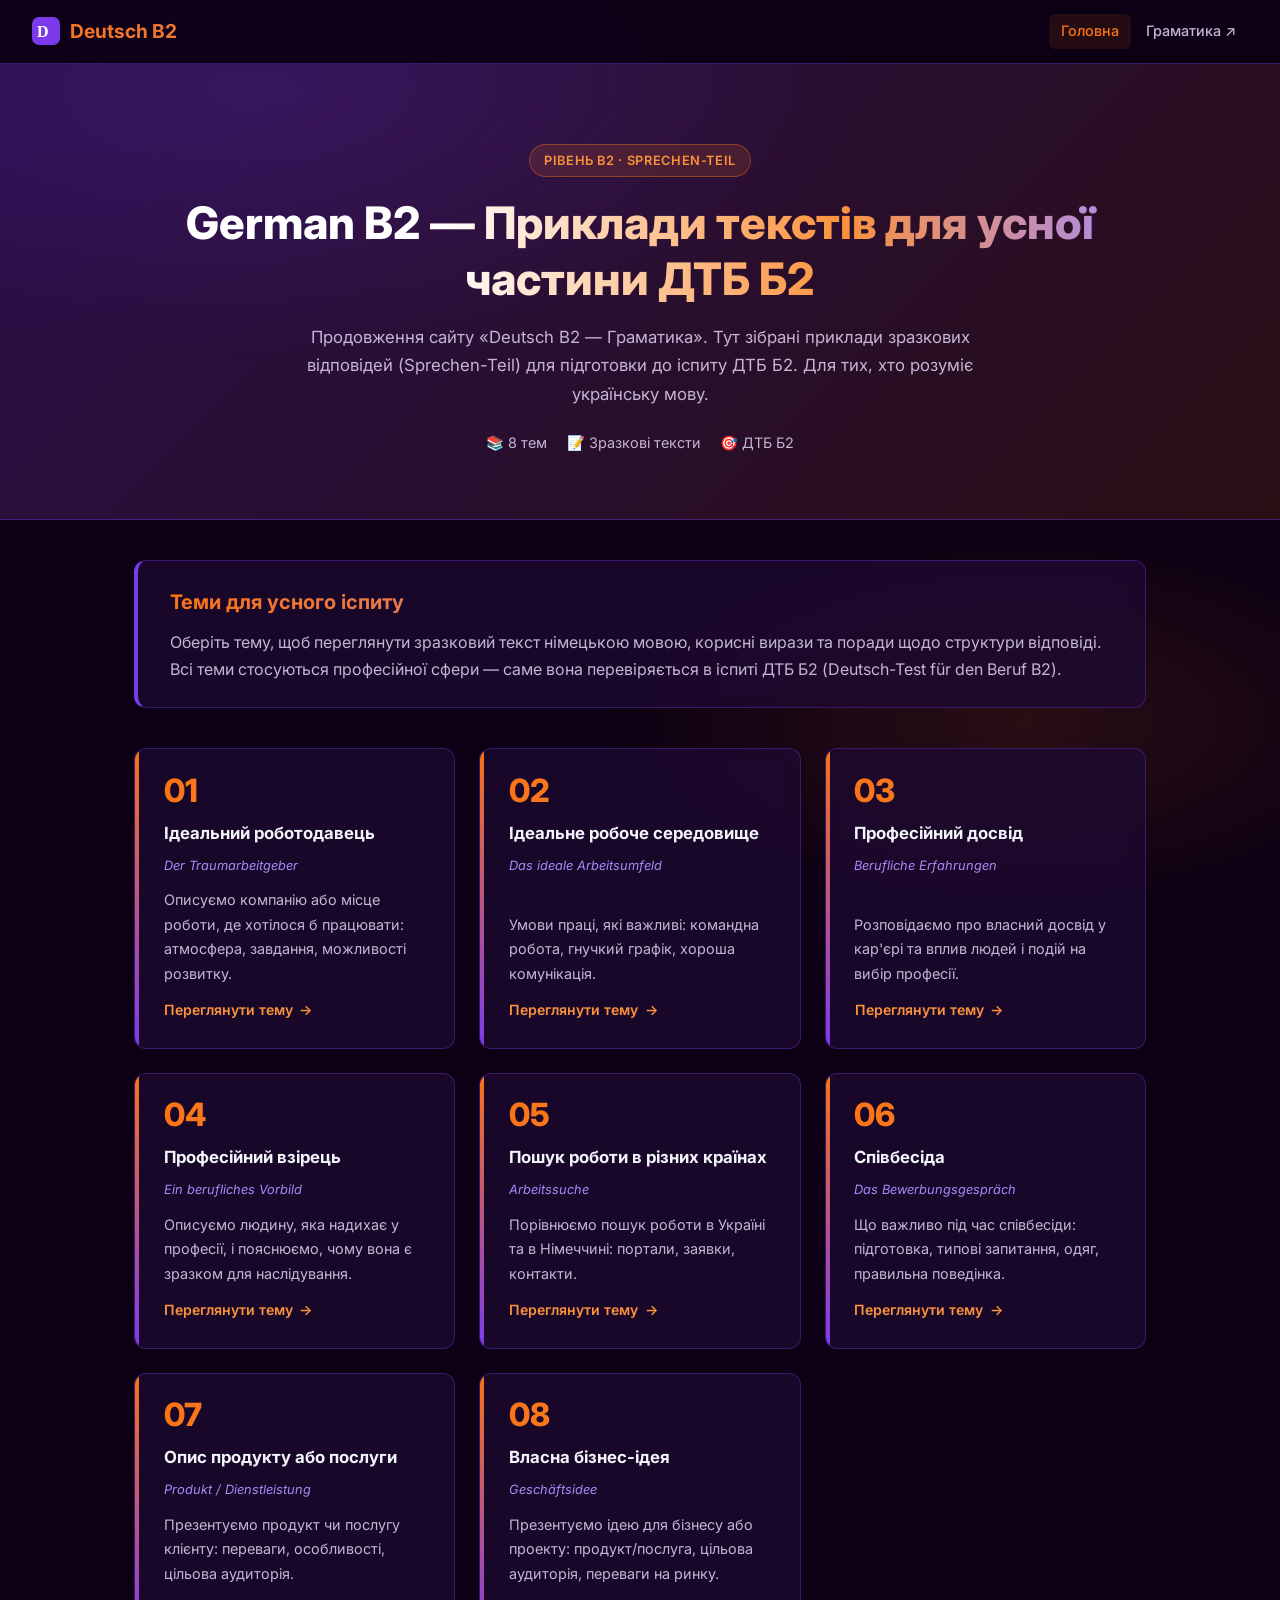
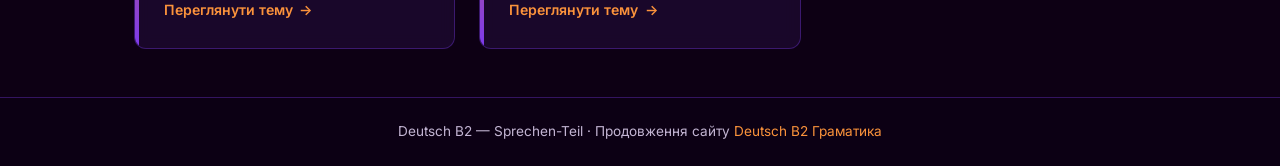
<file: index.html>
<!DOCTYPE html>
<html lang="uk">
<head>
  <meta charset="UTF-8" />
  <meta name="viewport" content="width=device-width, initial-scale=1.0" />
  <title>Deutsch B2 — Тексти для Sprechen-Teil (ДТБ Б2)</title>
  <link rel="preconnect" href="https://fonts.googleapis.com">
  <link rel="preconnect" href="https://fonts.gstatic.com" crossorigin>
  <link href="https://fonts.googleapis.com/css2?family=Inter:wght@400;500;600;700;800&display=swap" rel="stylesheet">
  <link rel="stylesheet" href="style.css" />
</head>
<body>

  <header class="site-header">
    <a class="logo" href="index.html">
      <svg width="28" height="28" viewBox="0 0 28 28" fill="none"><rect width="28" height="28" rx="7" fill="#7c3aed"/><text x="5" y="20" font-family="serif" font-size="16" font-weight="700" fill="white">D</text></svg>
      Deutsch B2
    </a>
    <nav>
      <a href="index.html" class="active">Головна</a>
      <a href="https://developer3421.github.io/german-b2-step-further-1/" target="_blank" rel="noopener">Граматика ↗</a>
    </nav>
  </header>

  <section class="hero">
    <div class="hero-inner">
      <span class="badge">Рівень B2 · Sprechen-Teil</span>
      <h1>German B2 — Приклади текстів для усної частини ДТБ Б2</h1>
      <p>Продовження сайту «Deutsch B2 — Граматика». Тут зібрані приклади зразкових відповідей (Sprechen-Teil) для підготовки до іспиту ДТБ Б2. Для тих, хто розуміє українську мову.</p>
      <div class="hero-meta">
        <span>📚 8 тем</span>
        <span>📝 Зразкові тексти</span>
        <span>🎯 ДТБ Б2</span>
      </div>
    </div>
  </section>

  <main>
    <div class="section-intro">
      <h2>Теми для усного іспиту</h2>
      <p>
        Оберіть тему, щоб переглянути зразковий текст німецькою мовою, корисні вирази та поради щодо структури відповіді.
        Всі теми стосуються професійної сфери — саме вона перевіряється в іспиті ДТБ Б2 (Deutsch-Test für den Beruf B2).
      </p>
    </div>

    <div class="topics-grid">

      <div class="topic-card">
        <div class="number">01</div>
        <h3>Ідеальний роботодавець</h3>
        <p class="topic-subtitle">Der Traumarbeitgeber</p>
        <p>Описуємо компанію або місце роботи, де хотілося б працювати: атмосфера, завдання, можливості розвитку.</p>
        <a href="thema1.html" class="card-link">Переглянути тему</a>
      </div>

      <div class="topic-card">
        <div class="number">02</div>
        <h3>Ідеальне робоче середовище</h3>
        <p class="topic-subtitle">Das ideale Arbeitsumfeld</p>
        <p>Умови праці, які важливі: командна робота, гнучкий графік, хороша комунікація.</p>
        <a href="thema2.html" class="card-link">Переглянути тему</a>
      </div>

      <div class="topic-card">
        <div class="number">03</div>
        <h3>Професійний досвід</h3>
        <p class="topic-subtitle">Berufliche Erfahrungen</p>
        <p>Розповідаємо про власний досвід у кар'єрі та вплив людей і подій на вибір професії.</p>
        <a href="thema3.html" class="card-link">Переглянути тему</a>
      </div>

      <div class="topic-card">
        <div class="number">04</div>
        <h3>Професійний взірець</h3>
        <p class="topic-subtitle">Ein berufliches Vorbild</p>
        <p>Описуємо людину, яка надихає у професії, і пояснюємо, чому вона є зразком для наслідування.</p>
        <a href="thema4.html" class="card-link">Переглянути тему</a>
      </div>

      <div class="topic-card">
        <div class="number">05</div>
        <h3>Пошук роботи в різних країнах</h3>
        <p class="topic-subtitle">Arbeitssuche</p>
        <p>Порівнюємо пошук роботи в Україні та в Німеччині: портали, заявки, контакти.</p>
        <a href="thema5.html" class="card-link">Переглянути тему</a>
      </div>

      <div class="topic-card">
        <div class="number">06</div>
        <h3>Співбесіда</h3>
        <p class="topic-subtitle">Das Bewerbungsgespräch</p>
        <p>Що важливо під час співбесіди: підготовка, типові запитання, одяг, правильна поведінка.</p>
        <a href="thema6.html" class="card-link">Переглянути тему</a>
      </div>

      <div class="topic-card">
        <div class="number">07</div>
        <h3>Опис продукту або послуги</h3>
        <p class="topic-subtitle">Produkt / Dienstleistung</p>
        <p>Презентуємо продукт чи послугу клієнту: переваги, особливості, цільова аудиторія.</p>
        <a href="thema7.html" class="card-link">Переглянути тему</a>
      </div>

      <div class="topic-card">
        <div class="number">08</div>
        <h3>Власна бізнес-ідея</h3>
        <p class="topic-subtitle">Geschäftsidee</p>
        <p>Презентуємо ідею для бізнесу або проекту: продукт/послуга, цільова аудиторія, переваги на ринку.</p>
        <a href="thema8.html" class="card-link">Переглянути тему</a>
      </div>

    </div>
  </main>

  <footer class="site-footer">
    <p>Deutsch B2 — Sprechen-Teil · Продовження сайту <a href="https://developer3421.github.io/german-b2-step-further-1/" target="_blank" rel="noopener">Deutsch B2 Граматика</a></p>
  </footer>

</body>
</html>
</file>
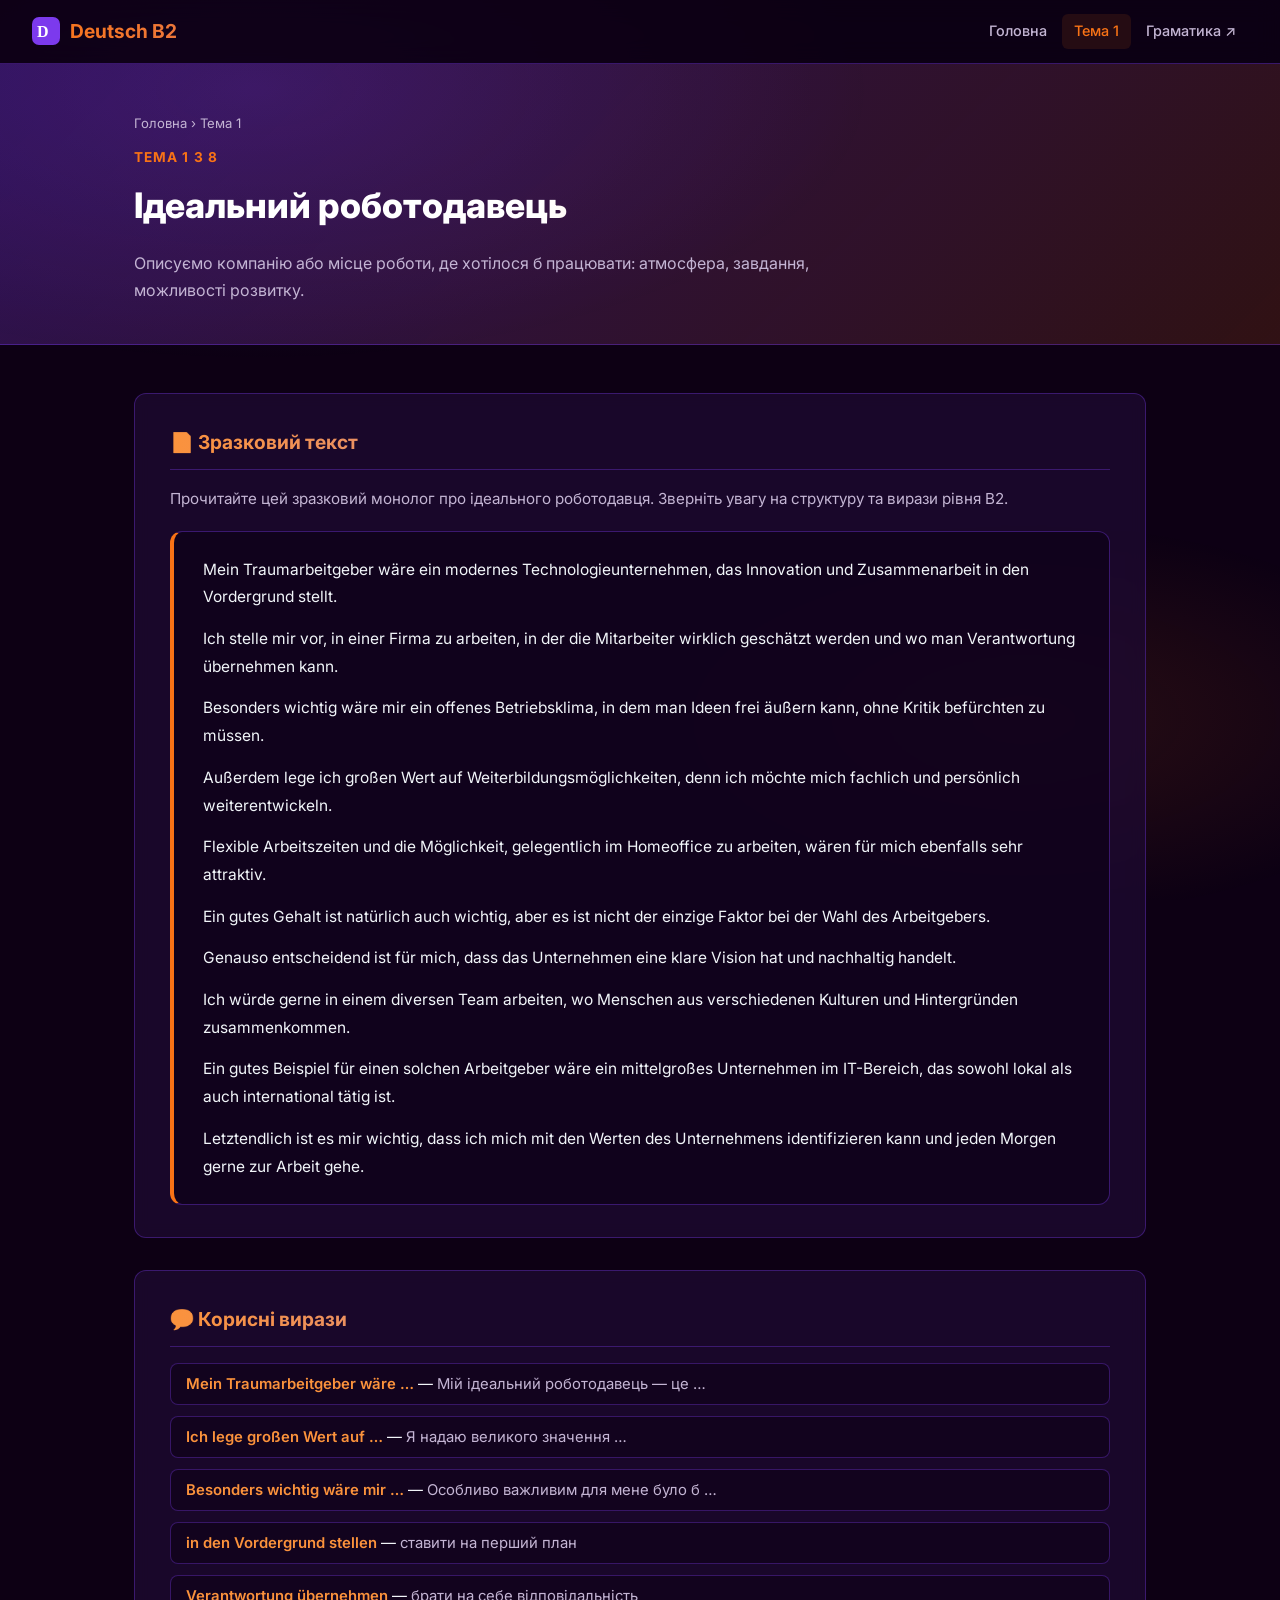
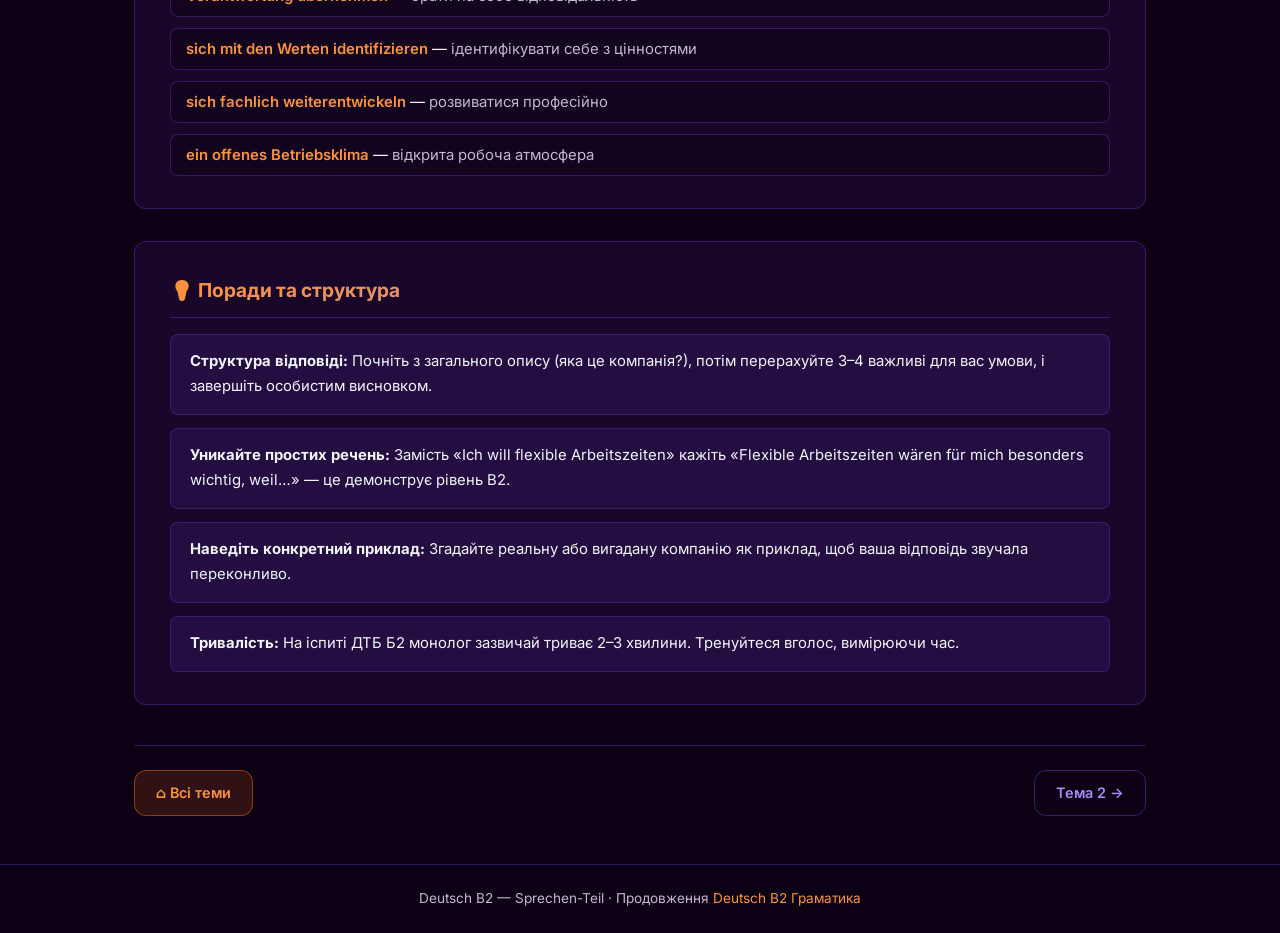
<file: thema1.html>
<!DOCTYPE html>
<html lang="uk">
<head>
  <meta charset="UTF-8" />
  <meta name="viewport" content="width=device-width, initial-scale=1.0" />
  <title>Тема 1 – Ідеальний роботодавець | Deutsch B2 Sprechen</title>
  <link rel="preconnect" href="https://fonts.googleapis.com">
  <link rel="preconnect" href="https://fonts.gstatic.com" crossorigin>
  <link href="https://fonts.googleapis.com/css2?family=Inter:wght@400;500;600;700;800&display=swap" rel="stylesheet">
  <link rel="stylesheet" href="style.css" />
</head>
<body>

  <header class="site-header">
    <a class="logo" href="index.html">
      <svg width="28" height="28" viewBox="0 0 28 28" fill="none"><rect width="28" height="28" rx="7" fill="#7c3aed"/><text x="5" y="20" font-family="serif" font-size="16" font-weight="700" fill="white">D</text></svg>
      Deutsch B2
    </a>
    <nav>
      <a href="index.html">Головна</a>
      <a href="thema1.html" class="active">Тема 1</a>
      <a href="https://developer3421.github.io/german-b2-step-further-1/" target="_blank" rel="noopener">Граматика ↗</a>
    </nav>
  </header>

  <section class="topic-hero">
    <div class="hero-inner">
      <p class="breadcrumb"><a href="index.html">Головна</a> › Тема 1</p>
      <p class="topic-number">Тема 1 з 8</p>
      <h1>Ідеальний роботодавець</h1>
      <p class="topic-desc">Описуємо компанію або місце роботи, де хотілося б працювати: атмосфера, завдання, можливості розвитку.</p>
    </div>
  </section>

  <main>
    <div class="topic-content">

      <div class="content-card">
        <h2>📄 Зразковий текст</h2>
        <p class="card-intro">Прочитайте цей зразковий монолог про ідеального роботодавця. Зверніть увагу на структуру та вирази рівня B2.</p>
        <div class="example-block">
          <p>Mein Traumarbeitgeber wäre ein modernes Technologieunternehmen, das Innovation und Zusammenarbeit in den Vordergrund stellt.</p>
          <p>Ich stelle mir vor, in einer Firma zu arbeiten, in der die Mitarbeiter wirklich geschätzt werden und wo man Verantwortung übernehmen kann.</p>
          <p>Besonders wichtig wäre mir ein offenes Betriebsklima, in dem man Ideen frei äußern kann, ohne Kritik befürchten zu müssen.</p>
          <p>Außerdem lege ich großen Wert auf Weiterbildungsmöglichkeiten, denn ich möchte mich fachlich und persönlich weiterentwickeln.</p>
          <p>Flexible Arbeitszeiten und die Möglichkeit, gelegentlich im Homeoffice zu arbeiten, wären für mich ebenfalls sehr attraktiv.</p>
          <p>Ein gutes Gehalt ist natürlich auch wichtig, aber es ist nicht der einzige Faktor bei der Wahl des Arbeitgebers.</p>
          <p>Genauso entscheidend ist für mich, dass das Unternehmen eine klare Vision hat und nachhaltig handelt.</p>
          <p>Ich würde gerne in einem diversen Team arbeiten, wo Menschen aus verschiedenen Kulturen und Hintergründen zusammenkommen.</p>
          <p>Ein gutes Beispiel für einen solchen Arbeitgeber wäre ein mittelgroßes Unternehmen im IT-Bereich, das sowohl lokal als auch international tätig ist.</p>
          <p>Letztendlich ist es mir wichtig, dass ich mich mit den Werten des Unternehmens identifizieren kann und jeden Morgen gerne zur Arbeit gehe.</p>
        </div>
      </div>

      <div class="content-card">
        <h2>💬 Корисні вирази</h2>
        <ul class="vocab-list">
          <li><span class="de-phrase">Mein Traumarbeitgeber wäre …</span> — <span class="uk-trans">Мій ідеальний роботодавець — це …</span></li>
          <li><span class="de-phrase">Ich lege großen Wert auf …</span> — <span class="uk-trans">Я надаю великого значення …</span></li>
          <li><span class="de-phrase">Besonders wichtig wäre mir …</span> — <span class="uk-trans">Особливо важливим для мене було б …</span></li>
          <li><span class="de-phrase">in den Vordergrund stellen</span> — <span class="uk-trans">ставити на перший план</span></li>
          <li><span class="de-phrase">Verantwortung übernehmen</span> — <span class="uk-trans">брати на себе відповідальність</span></li>
          <li><span class="de-phrase">sich mit den Werten identifizieren</span> — <span class="uk-trans">ідентифікувати себе з цінностями</span></li>
          <li><span class="de-phrase">sich fachlich weiterentwickeln</span> — <span class="uk-trans">розвиватися професійно</span></li>
          <li><span class="de-phrase">ein offenes Betriebsklima</span> — <span class="uk-trans">відкрита робоча атмосфера</span></li>
        </ul>
      </div>

      <div class="content-card">
        <h2>💡 Поради та структура</h2>
        <div class="tip-box">
          <p><strong>Структура відповіді:</strong> Почніть з загального опису (яка це компанія?), потім перерахуйте 3–4 важливі для вас умови, і завершіть особистим висновком.</p>
        </div>
        <div class="tip-box">
          <p><strong>Уникайте простих речень:</strong> Замість «Ich will flexible Arbeitszeiten» кажіть «Flexible Arbeitszeiten wären für mich besonders wichtig, weil…» — це демонструє рівень B2.</p>
        </div>
        <div class="tip-box">
          <p><strong>Наведіть конкретний приклад:</strong> Згадайте реальну або вигадану компанію як приклад, щоб ваша відповідь звучала переконливо.</p>
        </div>
        <div class="tip-box">
          <p><strong>Тривалість:</strong> На іспиті ДТБ Б2 монолог зазвичай триває 2–3 хвилини. Тренуйтеся вголос, вимірюючи час.</p>
        </div>
      </div>

    </div>

    <nav class="topic-nav">
      <a href="index.html" class="back-home">⌂ Всі теми</a>
      <a href="thema2.html">Тема 2 →</a>
    </nav>
  </main>

  <footer class="site-footer">
    <p>Deutsch B2 — Sprechen-Teil · Продовження <a href="https://developer3421.github.io/german-b2-step-further-1/" target="_blank" rel="noopener">Deutsch B2 Граматика</a></p>
  </footer>

</body>
</html>
</file>
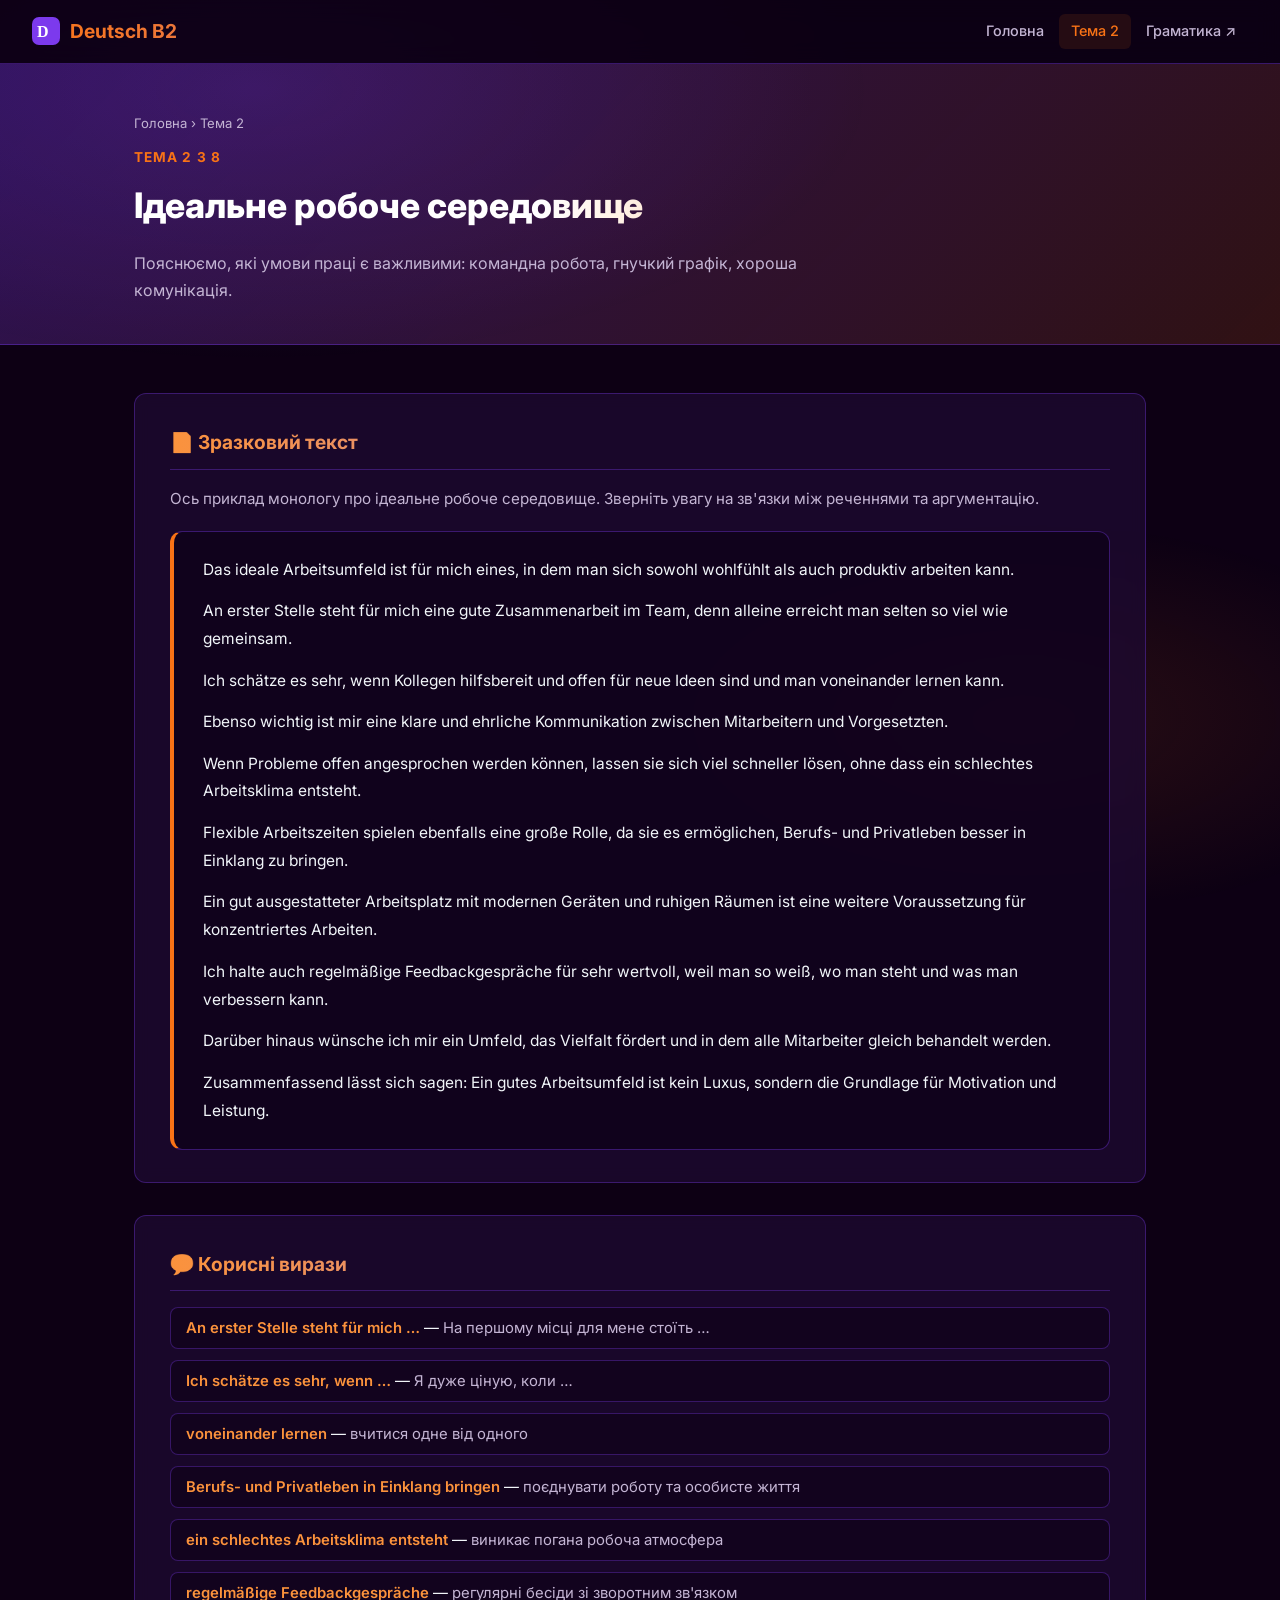
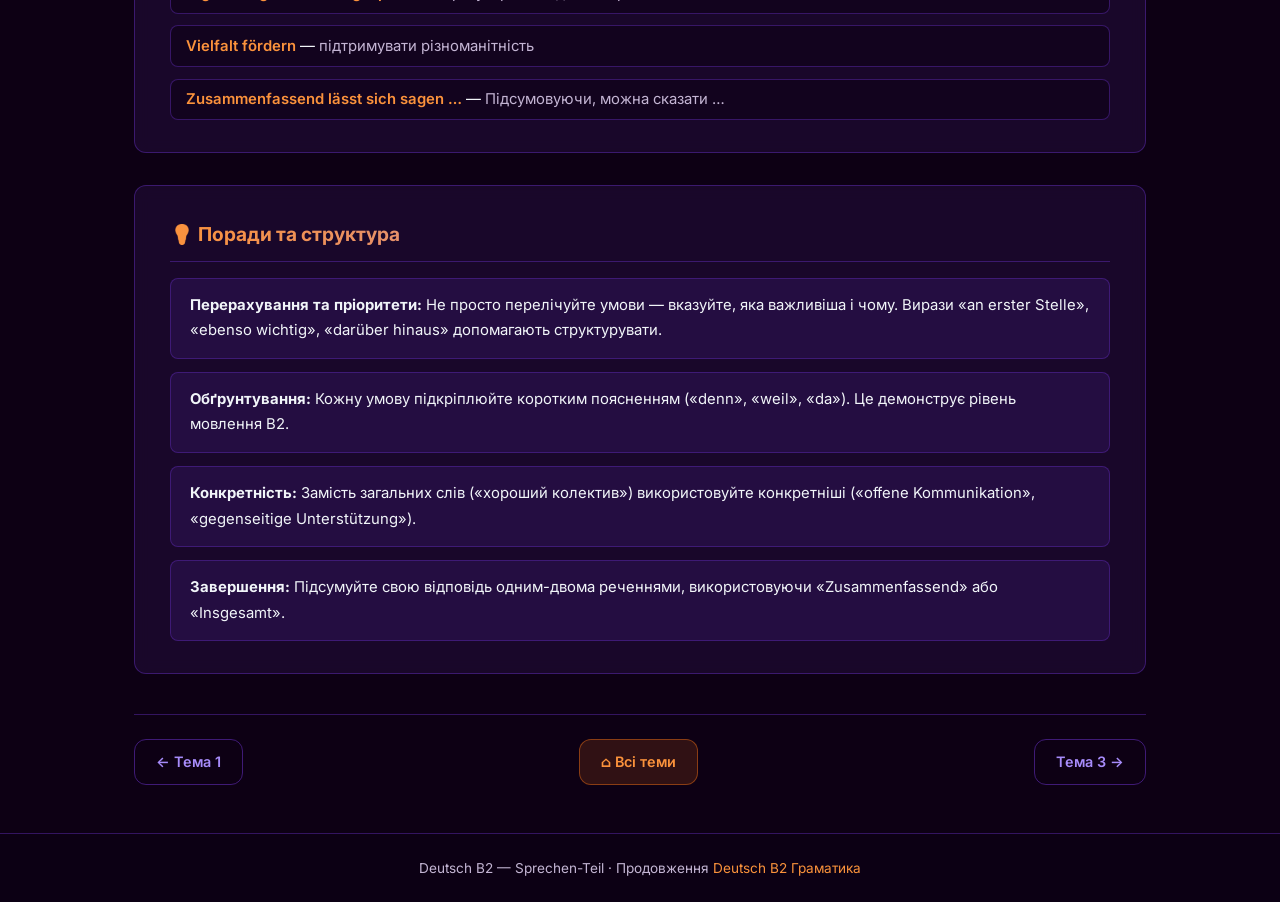
<file: thema2.html>
<!DOCTYPE html>
<html lang="uk">
<head>
  <meta charset="UTF-8" />
  <meta name="viewport" content="width=device-width, initial-scale=1.0" />
  <title>Тема 2 – Ідеальне робоче середовище | Deutsch B2 Sprechen</title>
  <link rel="preconnect" href="https://fonts.googleapis.com">
  <link rel="preconnect" href="https://fonts.gstatic.com" crossorigin>
  <link href="https://fonts.googleapis.com/css2?family=Inter:wght@400;500;600;700;800&display=swap" rel="stylesheet">
  <link rel="stylesheet" href="style.css" />
</head>
<body>

  <header class="site-header">
    <a class="logo" href="index.html">
      <svg width="28" height="28" viewBox="0 0 28 28" fill="none"><rect width="28" height="28" rx="7" fill="#7c3aed"/><text x="5" y="20" font-family="serif" font-size="16" font-weight="700" fill="white">D</text></svg>
      Deutsch B2
    </a>
    <nav>
      <a href="index.html">Головна</a>
      <a href="thema2.html" class="active">Тема 2</a>
      <a href="https://developer3421.github.io/german-b2-step-further-1/" target="_blank" rel="noopener">Граматика ↗</a>
    </nav>
  </header>

  <section class="topic-hero">
    <div class="hero-inner">
      <p class="breadcrumb"><a href="index.html">Головна</a> › Тема 2</p>
      <p class="topic-number">Тема 2 з 8</p>
      <h1>Ідеальне робоче середовище</h1>
      <p class="topic-desc">Пояснюємо, які умови праці є важливими: командна робота, гнучкий графік, хороша комунікація.</p>
    </div>
  </section>

  <main>
    <div class="topic-content">

      <div class="content-card">
        <h2>📄 Зразковий текст</h2>
        <p class="card-intro">Ось приклад монологу про ідеальне робоче середовище. Зверніть увагу на зв'язки між реченнями та аргументацію.</p>
        <div class="example-block">
          <p>Das ideale Arbeitsumfeld ist für mich eines, in dem man sich sowohl wohlfühlt als auch produktiv arbeiten kann.</p>
          <p>An erster Stelle steht für mich eine gute Zusammenarbeit im Team, denn alleine erreicht man selten so viel wie gemeinsam.</p>
          <p>Ich schätze es sehr, wenn Kollegen hilfsbereit und offen für neue Ideen sind und man voneinander lernen kann.</p>
          <p>Ebenso wichtig ist mir eine klare und ehrliche Kommunikation zwischen Mitarbeitern und Vorgesetzten.</p>
          <p>Wenn Probleme offen angesprochen werden können, lassen sie sich viel schneller lösen, ohne dass ein schlechtes Arbeitsklima entsteht.</p>
          <p>Flexible Arbeitszeiten spielen ebenfalls eine große Rolle, da sie es ermöglichen, Berufs- und Privatleben besser in Einklang zu bringen.</p>
          <p>Ein gut ausgestatteter Arbeitsplatz mit modernen Geräten und ruhigen Räumen ist eine weitere Voraussetzung für konzentriertes Arbeiten.</p>
          <p>Ich halte auch regelmäßige Feedbackgespräche für sehr wertvoll, weil man so weiß, wo man steht und was man verbessern kann.</p>
          <p>Darüber hinaus wünsche ich mir ein Umfeld, das Vielfalt fördert und in dem alle Mitarbeiter gleich behandelt werden.</p>
          <p>Zusammenfassend lässt sich sagen: Ein gutes Arbeitsumfeld ist kein Luxus, sondern die Grundlage für Motivation und Leistung.</p>
        </div>
      </div>

      <div class="content-card">
        <h2>💬 Корисні вирази</h2>
        <ul class="vocab-list">
          <li><span class="de-phrase">An erster Stelle steht für mich …</span> — <span class="uk-trans">На першому місці для мене стоїть …</span></li>
          <li><span class="de-phrase">Ich schätze es sehr, wenn …</span> — <span class="uk-trans">Я дуже ціную, коли …</span></li>
          <li><span class="de-phrase">voneinander lernen</span> — <span class="uk-trans">вчитися одне від одного</span></li>
          <li><span class="de-phrase">Berufs- und Privatleben in Einklang bringen</span> — <span class="uk-trans">поєднувати роботу та особисте життя</span></li>
          <li><span class="de-phrase">ein schlechtes Arbeitsklima entsteht</span> — <span class="uk-trans">виникає погана робоча атмосфера</span></li>
          <li><span class="de-phrase">regelmäßige Feedbackgespräche</span> — <span class="uk-trans">регулярні бесіди зі зворотним зв'язком</span></li>
          <li><span class="de-phrase">Vielfalt fördern</span> — <span class="uk-trans">підтримувати різноманітність</span></li>
          <li><span class="de-phrase">Zusammenfassend lässt sich sagen …</span> — <span class="uk-trans">Підсумовуючи, можна сказати …</span></li>
        </ul>
      </div>

      <div class="content-card">
        <h2>💡 Поради та структура</h2>
        <div class="tip-box">
          <p><strong>Перерахування та пріоритети:</strong> Не просто перелічуйте умови — вказуйте, яка важливіша і чому. Вирази «an erster Stelle», «ebenso wichtig», «darüber hinaus» допомагають структурувати.</p>
        </div>
        <div class="tip-box">
          <p><strong>Обґрунтування:</strong> Кожну умову підкріплюйте коротким поясненням («denn», «weil», «da»). Це демонструє рівень мовлення B2.</p>
        </div>
        <div class="tip-box">
          <p><strong>Конкретність:</strong> Замість загальних слів («хороший колектив») використовуйте конкретніші («offene Kommunikation», «gegenseitige Unterstützung»).</p>
        </div>
        <div class="tip-box">
          <p><strong>Завершення:</strong> Підсумуйте свою відповідь одним-двома реченнями, використовуючи «Zusammenfassend» або «Insgesamt».</p>
        </div>
      </div>

    </div>

    <nav class="topic-nav">
      <a href="thema1.html">← Тема 1</a>
      <a href="index.html" class="back-home">⌂ Всі теми</a>
      <a href="thema3.html">Тема 3 →</a>
    </nav>
  </main>

  <footer class="site-footer">
    <p>Deutsch B2 — Sprechen-Teil · Продовження <a href="https://developer3421.github.io/german-b2-step-further-1/" target="_blank" rel="noopener">Deutsch B2 Граматика</a></p>
  </footer>

</body>
</html>
</file>
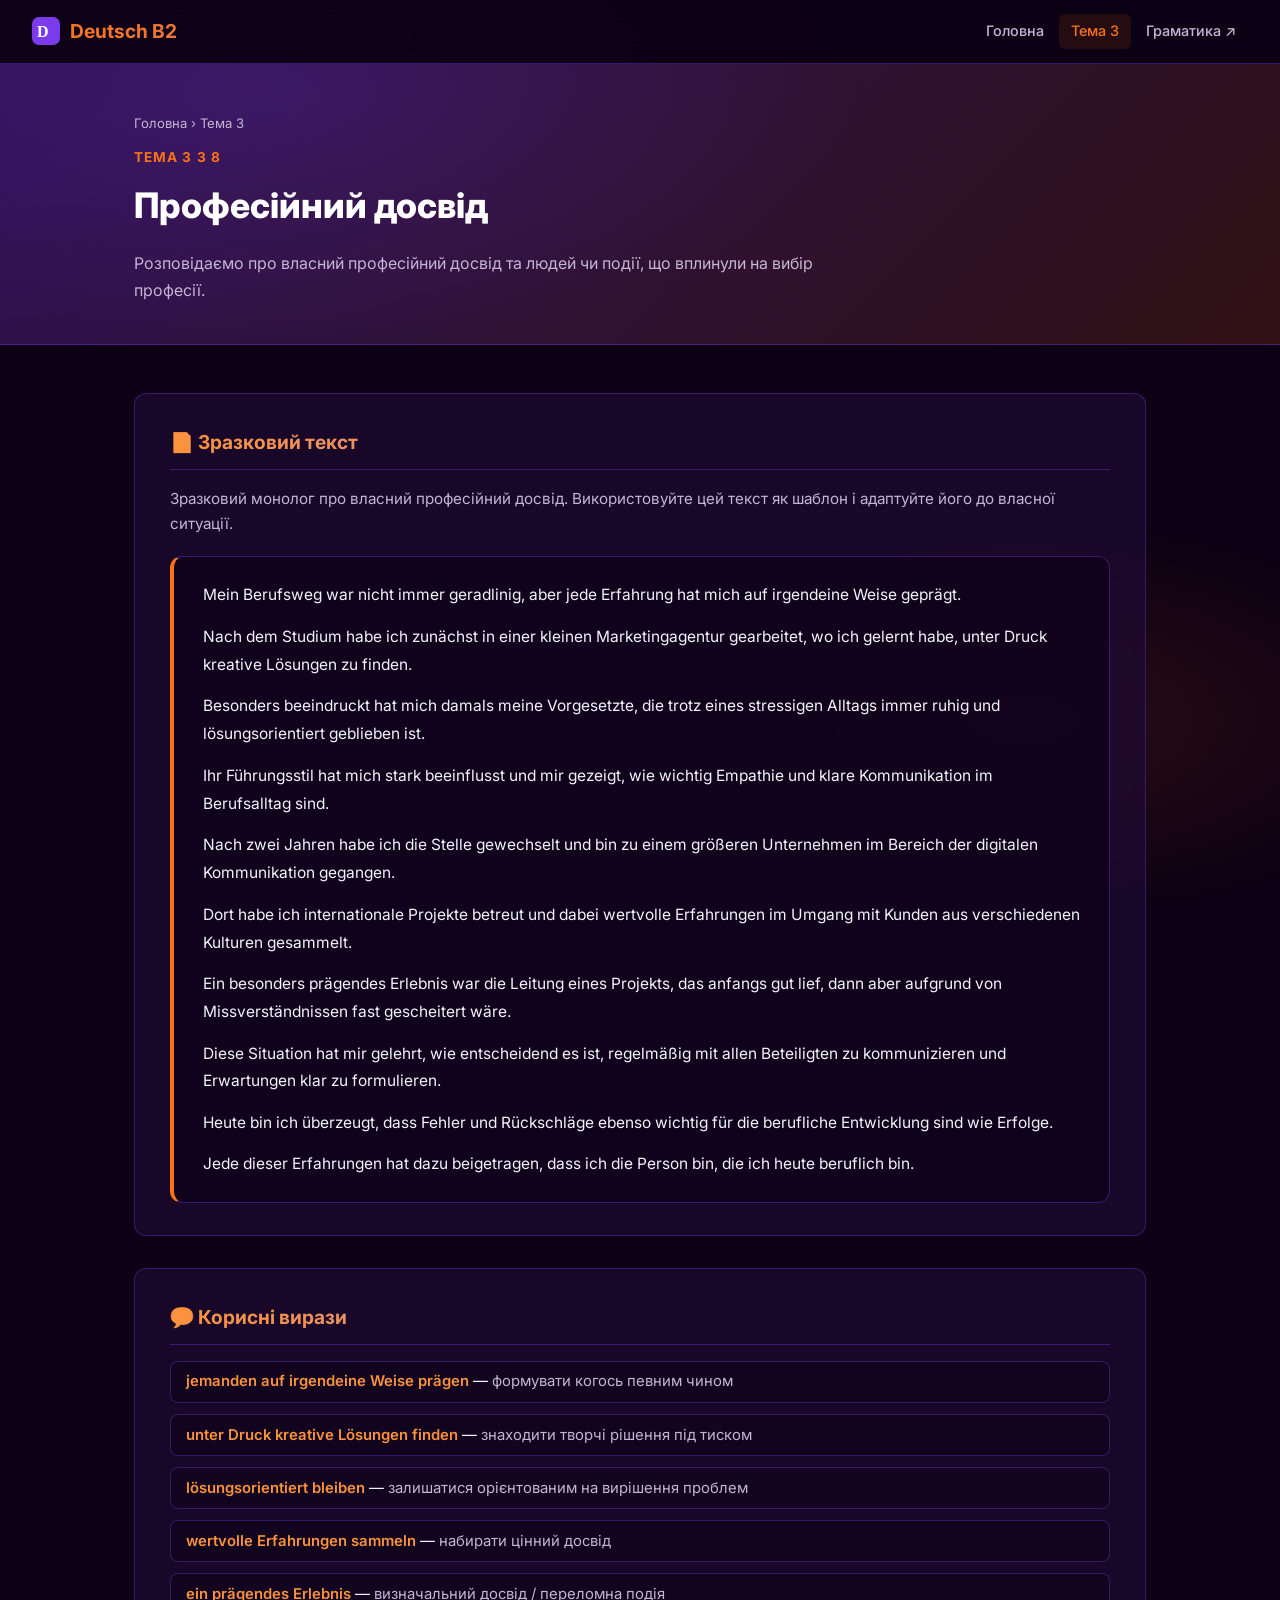
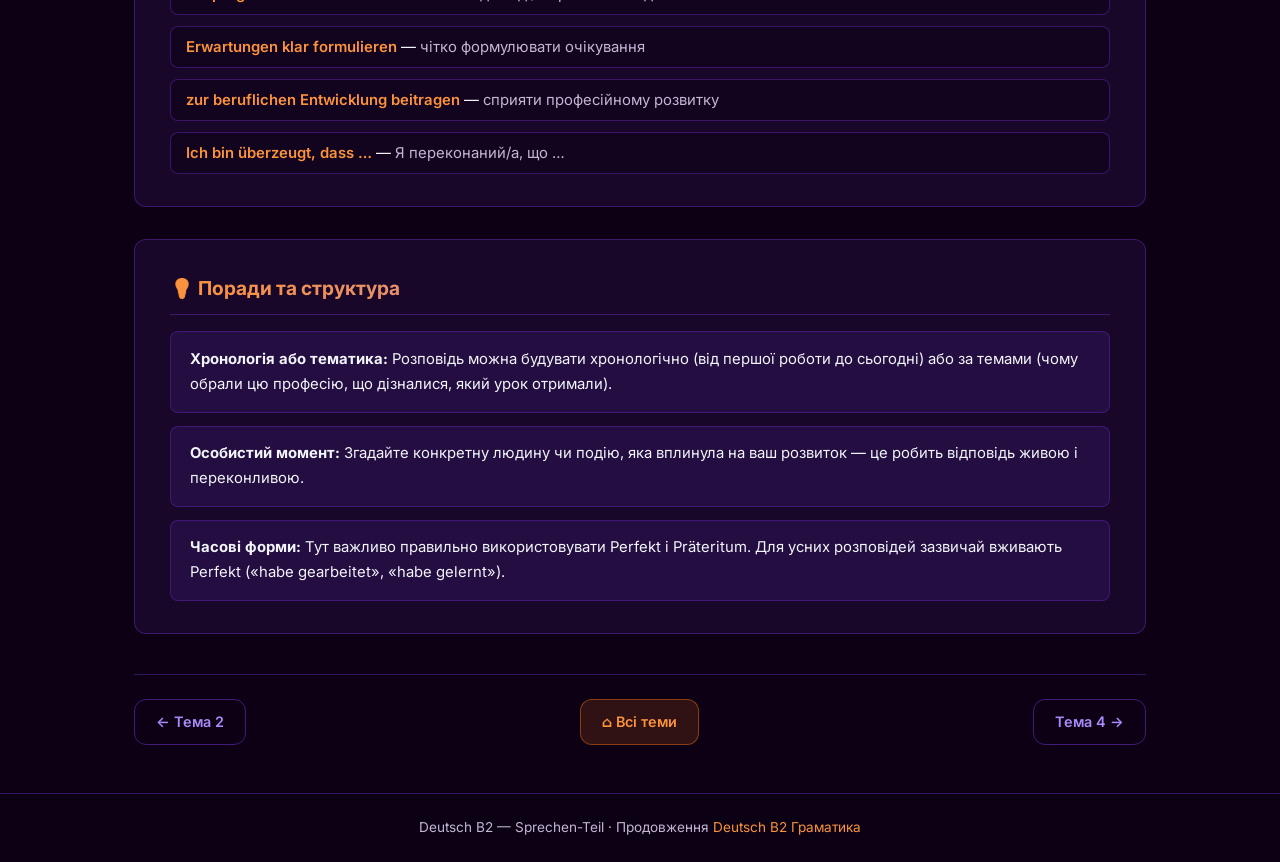
<file: thema3.html>
<!DOCTYPE html>
<html lang="uk">
<head>
  <meta charset="UTF-8" />
  <meta name="viewport" content="width=device-width, initial-scale=1.0" />
  <title>Тема 3 – Професійний досвід | Deutsch B2 Sprechen</title>
  <link rel="preconnect" href="https://fonts.googleapis.com">
  <link rel="preconnect" href="https://fonts.gstatic.com" crossorigin>
  <link href="https://fonts.googleapis.com/css2?family=Inter:wght@400;500;600;700;800&display=swap" rel="stylesheet">
  <link rel="stylesheet" href="style.css" />
</head>
<body>

  <header class="site-header">
    <a class="logo" href="index.html">
      <svg width="28" height="28" viewBox="0 0 28 28" fill="none"><rect width="28" height="28" rx="7" fill="#7c3aed"/><text x="5" y="20" font-family="serif" font-size="16" font-weight="700" fill="white">D</text></svg>
      Deutsch B2
    </a>
    <nav>
      <a href="index.html">Головна</a>
      <a href="thema3.html" class="active">Тема 3</a>
      <a href="https://developer3421.github.io/german-b2-step-further-1/" target="_blank" rel="noopener">Граматика ↗</a>
    </nav>
  </header>

  <section class="topic-hero">
    <div class="hero-inner">
      <p class="breadcrumb"><a href="index.html">Головна</a> › Тема 3</p>
      <p class="topic-number">Тема 3 з 8</p>
      <h1>Професійний досвід</h1>
      <p class="topic-desc">Розповідаємо про власний професійний досвід та людей чи події, що вплинули на вибір професії.</p>
    </div>
  </section>

  <main>
    <div class="topic-content">

      <div class="content-card">
        <h2>📄 Зразковий текст</h2>
        <p class="card-intro">Зразковий монолог про власний професійний досвід. Використовуйте цей текст як шаблон і адаптуйте його до власної ситуації.</p>
        <div class="example-block">
          <p>Mein Berufsweg war nicht immer geradlinig, aber jede Erfahrung hat mich auf irgendeine Weise geprägt.</p>
          <p>Nach dem Studium habe ich zunächst in einer kleinen Marketingagentur gearbeitet, wo ich gelernt habe, unter Druck kreative Lösungen zu finden.</p>
          <p>Besonders beeindruckt hat mich damals meine Vorgesetzte, die trotz eines stressigen Alltags immer ruhig und lösungsorientiert geblieben ist.</p>
          <p>Ihr Führungsstil hat mich stark beeinflusst und mir gezeigt, wie wichtig Empathie und klare Kommunikation im Berufsalltag sind.</p>
          <p>Nach zwei Jahren habe ich die Stelle gewechselt und bin zu einem größeren Unternehmen im Bereich der digitalen Kommunikation gegangen.</p>
          <p>Dort habe ich internationale Projekte betreut und dabei wertvolle Erfahrungen im Umgang mit Kunden aus verschiedenen Kulturen gesammelt.</p>
          <p>Ein besonders prägendes Erlebnis war die Leitung eines Projekts, das anfangs gut lief, dann aber aufgrund von Missverständnissen fast gescheitert wäre.</p>
          <p>Diese Situation hat mir gelehrt, wie entscheidend es ist, regelmäßig mit allen Beteiligten zu kommunizieren und Erwartungen klar zu formulieren.</p>
          <p>Heute bin ich überzeugt, dass Fehler und Rückschläge ebenso wichtig für die berufliche Entwicklung sind wie Erfolge.</p>
          <p>Jede dieser Erfahrungen hat dazu beigetragen, dass ich die Person bin, die ich heute beruflich bin.</p>
        </div>
      </div>

      <div class="content-card">
        <h2>💬 Корисні вирази</h2>
        <ul class="vocab-list">
          <li><span class="de-phrase">jemanden auf irgendeine Weise prägen</span> — <span class="uk-trans">формувати когось певним чином</span></li>
          <li><span class="de-phrase">unter Druck kreative Lösungen finden</span> — <span class="uk-trans">знаходити творчі рішення під тиском</span></li>
          <li><span class="de-phrase">lösungsorientiert bleiben</span> — <span class="uk-trans">залишатися орієнтованим на вирішення проблем</span></li>
          <li><span class="de-phrase">wertvolle Erfahrungen sammeln</span> — <span class="uk-trans">набирати цінний досвід</span></li>
          <li><span class="de-phrase">ein prägendes Erlebnis</span> — <span class="uk-trans">визначальний досвід / переломна подія</span></li>
          <li><span class="de-phrase">Erwartungen klar formulieren</span> — <span class="uk-trans">чітко формулювати очікування</span></li>
          <li><span class="de-phrase">zur beruflichen Entwicklung beitragen</span> — <span class="uk-trans">сприяти професійному розвитку</span></li>
          <li><span class="de-phrase">Ich bin überzeugt, dass …</span> — <span class="uk-trans">Я переконаний/а, що …</span></li>
        </ul>
      </div>

      <div class="content-card">
        <h2>💡 Поради та структура</h2>
        <div class="tip-box">
          <p><strong>Хронологія або тематика:</strong> Розповідь можна будувати хронологічно (від першої роботи до сьогодні) або за темами (чому обрали цю професію, що дізналися, який урок отримали).</p>
        </div>
        <div class="tip-box">
          <p><strong>Особистий момент:</strong> Згадайте конкретну людину чи подію, яка вплинула на ваш розвиток — це робить відповідь живою і переконливою.</p>
        </div>
        <div class="tip-box">
          <p><strong>Часові форми:</strong> Тут важливо правильно використовувати Perfekt і Präteritum. Для усних розповідей зазвичай вживають Perfekt («habe gearbeitet», «habe gelernt»).</p>
        </div>
      </div>

    </div>

    <nav class="topic-nav">
      <a href="thema2.html">← Тема 2</a>
      <a href="index.html" class="back-home">⌂ Всі теми</a>
      <a href="thema4.html">Тема 4 →</a>
    </nav>
  </main>

  <footer class="site-footer">
    <p>Deutsch B2 — Sprechen-Teil · Продовження <a href="https://developer3421.github.io/german-b2-step-further-1/" target="_blank" rel="noopener">Deutsch B2 Граматика</a></p>
  </footer>

</body>
</html>
</file>
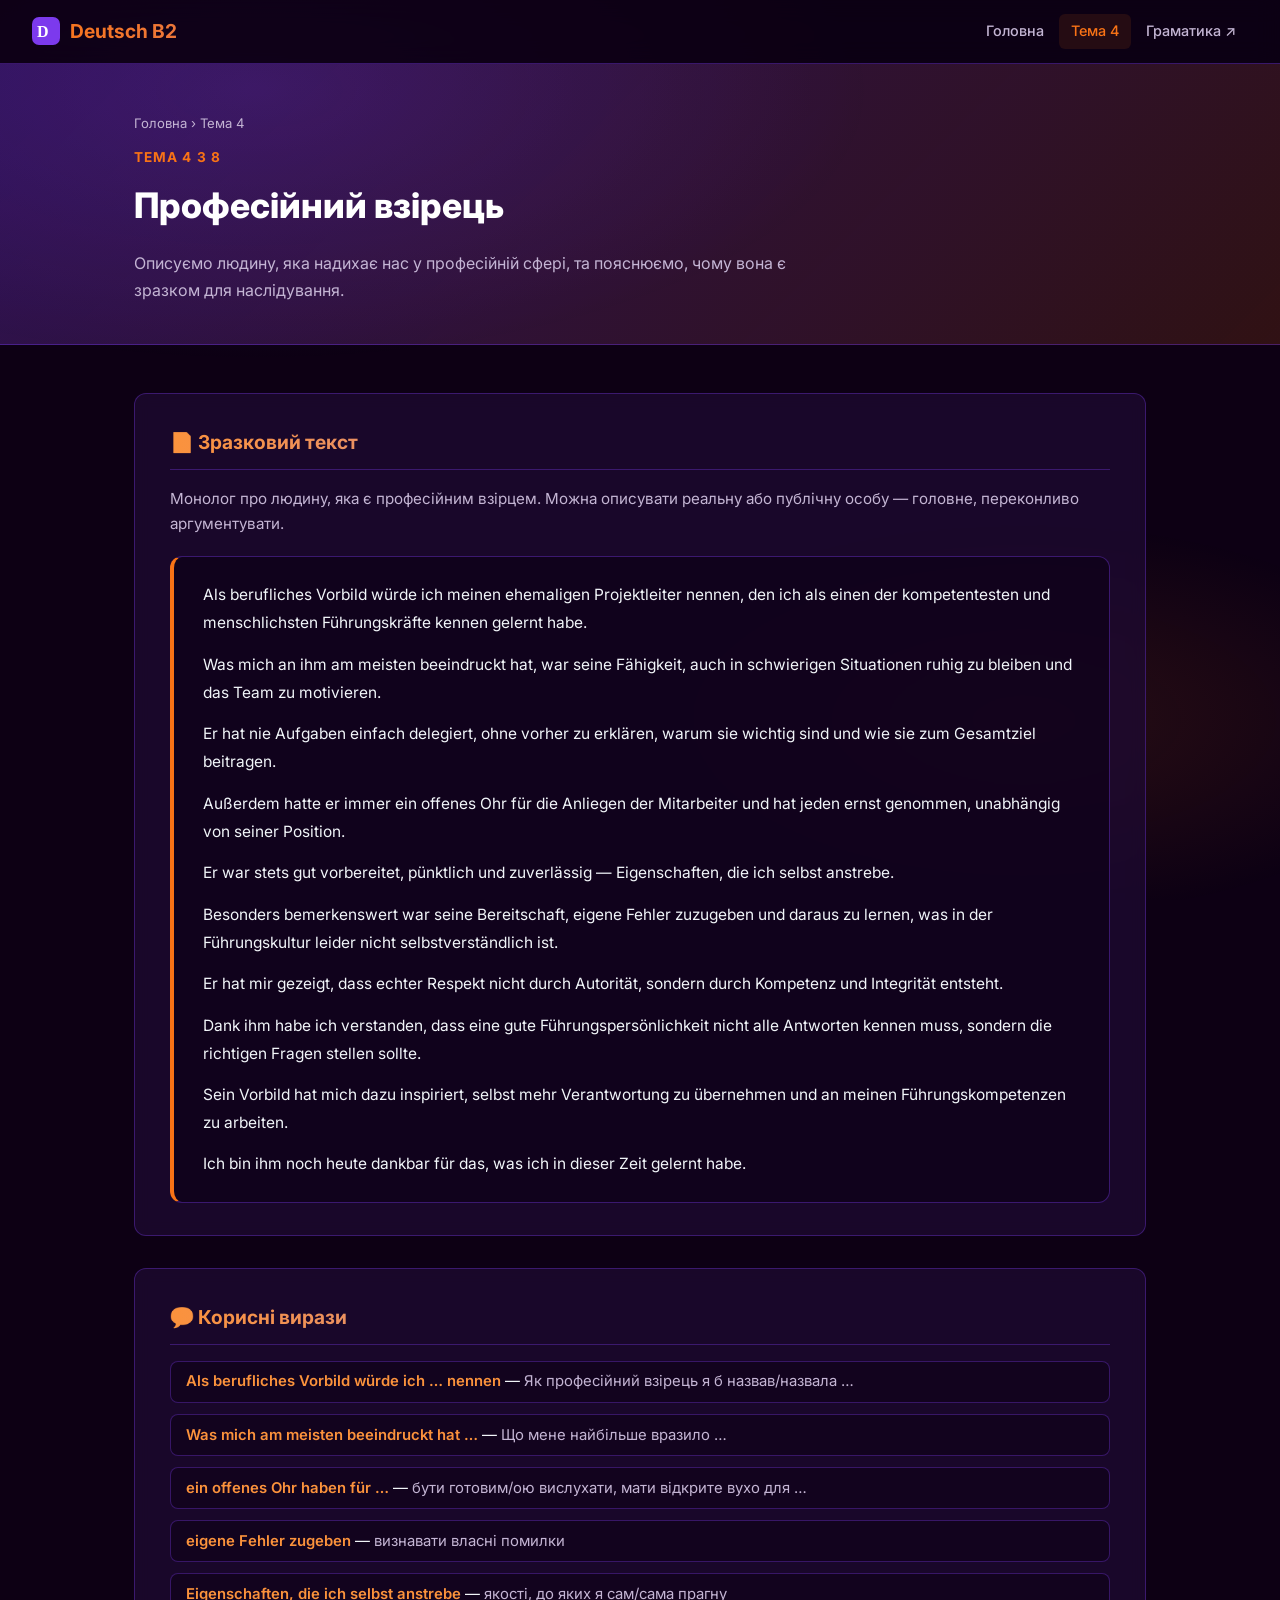
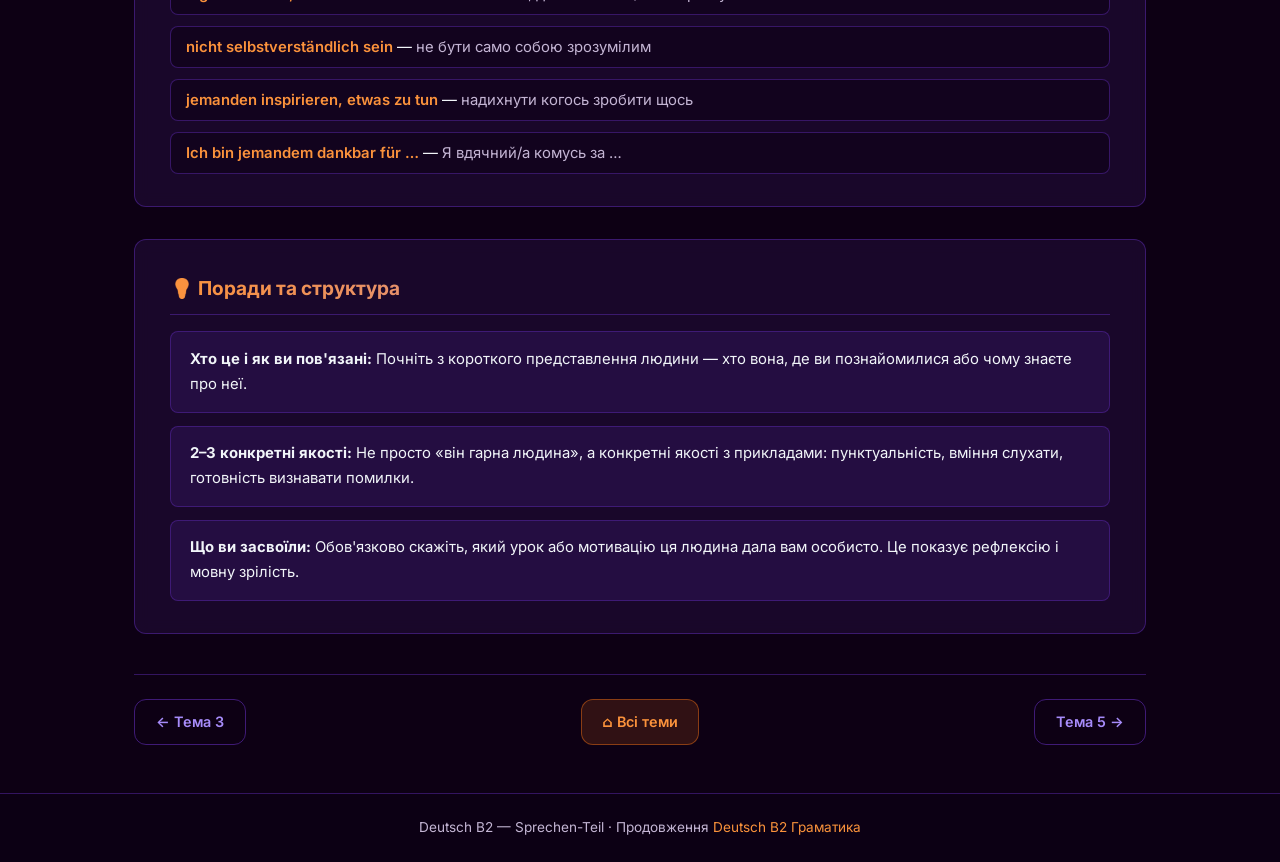
<file: thema4.html>
<!DOCTYPE html>
<html lang="uk">
<head>
  <meta charset="UTF-8" />
  <meta name="viewport" content="width=device-width, initial-scale=1.0" />
  <title>Тема 4 – Професійний взірець | Deutsch B2 Sprechen</title>
  <link rel="preconnect" href="https://fonts.googleapis.com">
  <link rel="preconnect" href="https://fonts.gstatic.com" crossorigin>
  <link href="https://fonts.googleapis.com/css2?family=Inter:wght@400;500;600;700;800&display=swap" rel="stylesheet">
  <link rel="stylesheet" href="style.css" />
</head>
<body>

  <header class="site-header">
    <a class="logo" href="index.html">
      <svg width="28" height="28" viewBox="0 0 28 28" fill="none"><rect width="28" height="28" rx="7" fill="#7c3aed"/><text x="5" y="20" font-family="serif" font-size="16" font-weight="700" fill="white">D</text></svg>
      Deutsch B2
    </a>
    <nav>
      <a href="index.html">Головна</a>
      <a href="thema4.html" class="active">Тема 4</a>
      <a href="https://developer3421.github.io/german-b2-step-further-1/" target="_blank" rel="noopener">Граматика ↗</a>
    </nav>
  </header>

  <section class="topic-hero">
    <div class="hero-inner">
      <p class="breadcrumb"><a href="index.html">Головна</a> › Тема 4</p>
      <p class="topic-number">Тема 4 з 8</p>
      <h1>Професійний взірець</h1>
      <p class="topic-desc">Описуємо людину, яка надихає нас у професійній сфері, та пояснюємо, чому вона є зразком для наслідування.</p>
    </div>
  </section>

  <main>
    <div class="topic-content">

      <div class="content-card">
        <h2>📄 Зразковий текст</h2>
        <p class="card-intro">Монолог про людину, яка є професійним взірцем. Можна описувати реальну або публічну особу — головне, переконливо аргументувати.</p>
        <div class="example-block">
          <p>Als berufliches Vorbild würde ich meinen ehemaligen Projektleiter nennen, den ich als einen der kompetentesten und menschlichsten Führungskräfte kennen gelernt habe.</p>
          <p>Was mich an ihm am meisten beeindruckt hat, war seine Fähigkeit, auch in schwierigen Situationen ruhig zu bleiben und das Team zu motivieren.</p>
          <p>Er hat nie Aufgaben einfach delegiert, ohne vorher zu erklären, warum sie wichtig sind und wie sie zum Gesamtziel beitragen.</p>
          <p>Außerdem hatte er immer ein offenes Ohr für die Anliegen der Mitarbeiter und hat jeden ernst genommen, unabhängig von seiner Position.</p>
          <p>Er war stets gut vorbereitet, pünktlich und zuverlässig — Eigenschaften, die ich selbst anstrebe.</p>
          <p>Besonders bemerkenswert war seine Bereitschaft, eigene Fehler zuzugeben und daraus zu lernen, was in der Führungskultur leider nicht selbstverständlich ist.</p>
          <p>Er hat mir gezeigt, dass echter Respekt nicht durch Autorität, sondern durch Kompetenz und Integrität entsteht.</p>
          <p>Dank ihm habe ich verstanden, dass eine gute Führungspersönlichkeit nicht alle Antworten kennen muss, sondern die richtigen Fragen stellen sollte.</p>
          <p>Sein Vorbild hat mich dazu inspiriert, selbst mehr Verantwortung zu übernehmen und an meinen Führungskompetenzen zu arbeiten.</p>
          <p>Ich bin ihm noch heute dankbar für das, was ich in dieser Zeit gelernt habe.</p>
        </div>
      </div>

      <div class="content-card">
        <h2>💬 Корисні вирази</h2>
        <ul class="vocab-list">
          <li><span class="de-phrase">Als berufliches Vorbild würde ich … nennen</span> — <span class="uk-trans">Як професійний взірець я б назвав/назвала …</span></li>
          <li><span class="de-phrase">Was mich am meisten beeindruckt hat …</span> — <span class="uk-trans">Що мене найбільше вразило …</span></li>
          <li><span class="de-phrase">ein offenes Ohr haben für …</span> — <span class="uk-trans">бути готовим/ою вислухати, мати відкрите вухо для …</span></li>
          <li><span class="de-phrase">eigene Fehler zugeben</span> — <span class="uk-trans">визнавати власні помилки</span></li>
          <li><span class="de-phrase">Eigenschaften, die ich selbst anstrebe</span> — <span class="uk-trans">якості, до яких я сам/сама прагну</span></li>
          <li><span class="de-phrase">nicht selbstverständlich sein</span> — <span class="uk-trans">не бути само собою зрозумілим</span></li>
          <li><span class="de-phrase">jemanden inspirieren, etwas zu tun</span> — <span class="uk-trans">надихнути когось зробити щось</span></li>
          <li><span class="de-phrase">Ich bin jemandem dankbar für …</span> — <span class="uk-trans">Я вдячний/а комусь за …</span></li>
        </ul>
      </div>

      <div class="content-card">
        <h2>💡 Поради та структура</h2>
        <div class="tip-box">
          <p><strong>Хто це і як ви пов'язані:</strong> Почніть з короткого представлення людини — хто вона, де ви познайомилися або чому знаєте про неї.</p>
        </div>
        <div class="tip-box">
          <p><strong>2–3 конкретні якості:</strong> Не просто «він гарна людина», а конкретні якості з прикладами: пунктуальність, вміння слухати, готовність визнавати помилки.</p>
        </div>
        <div class="tip-box">
          <p><strong>Що ви засвоїли:</strong> Обов'язково скажіть, який урок або мотивацію ця людина дала вам особисто. Це показує рефлексію і мовну зрілість.</p>
        </div>
      </div>

    </div>

    <nav class="topic-nav">
      <a href="thema3.html">← Тема 3</a>
      <a href="index.html" class="back-home">⌂ Всі теми</a>
      <a href="thema5.html">Тема 5 →</a>
    </nav>
  </main>

  <footer class="site-footer">
    <p>Deutsch B2 — Sprechen-Teil · Продовження <a href="https://developer3421.github.io/german-b2-step-further-1/" target="_blank" rel="noopener">Deutsch B2 Граматика</a></p>
  </footer>

</body>
</html>
</file>
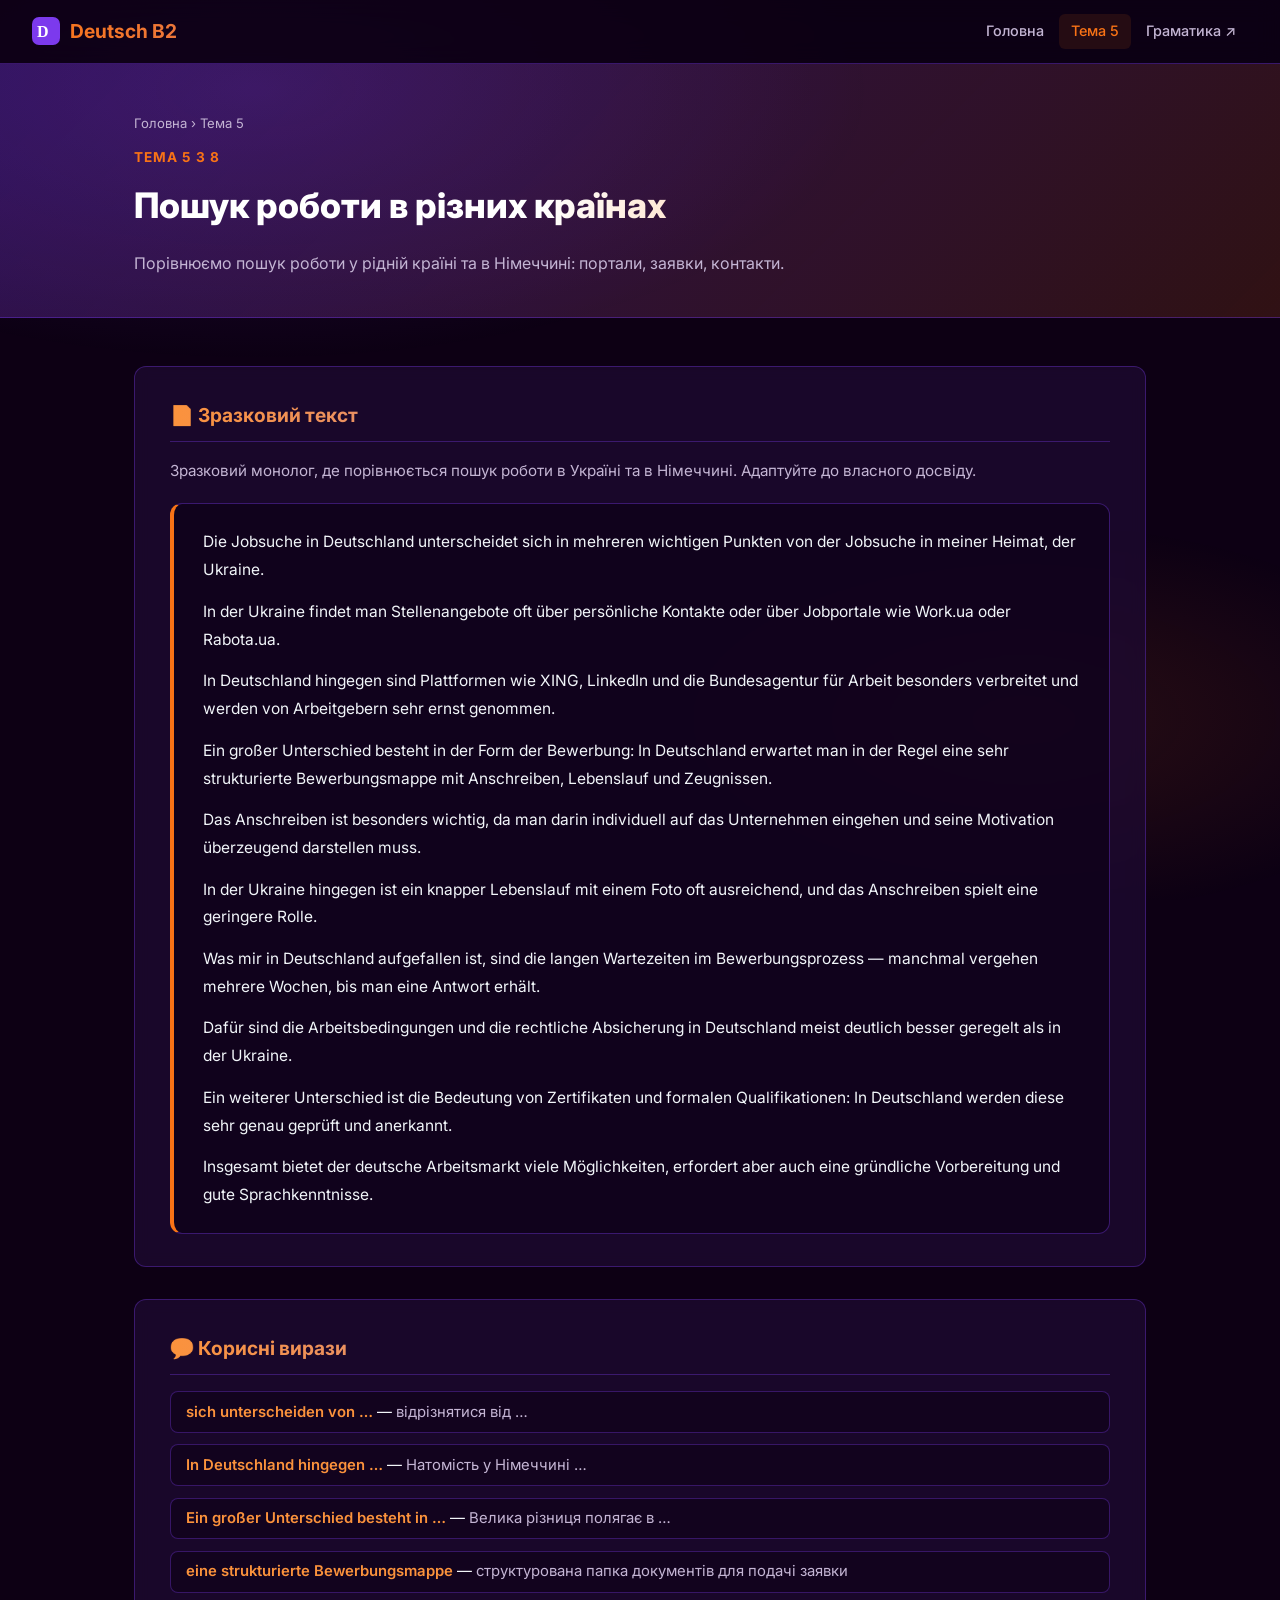
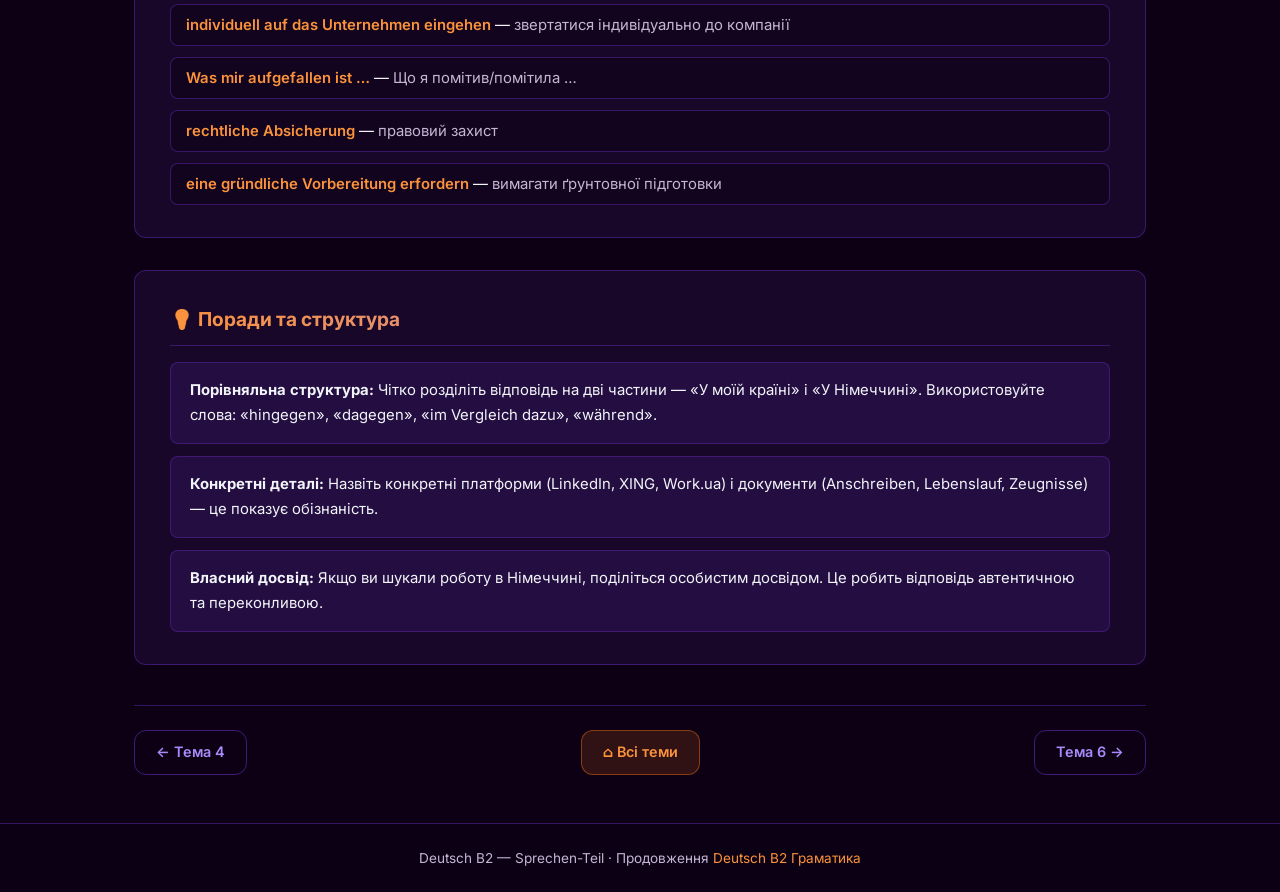
<file: thema5.html>
<!DOCTYPE html>
<html lang="uk">
<head>
  <meta charset="UTF-8" />
  <meta name="viewport" content="width=device-width, initial-scale=1.0" />
  <title>Тема 5 – Пошук роботи | Deutsch B2 Sprechen</title>
  <link rel="preconnect" href="https://fonts.googleapis.com">
  <link rel="preconnect" href="https://fonts.gstatic.com" crossorigin>
  <link href="https://fonts.googleapis.com/css2?family=Inter:wght@400;500;600;700;800&display=swap" rel="stylesheet">
  <link rel="stylesheet" href="style.css" />
</head>
<body>

  <header class="site-header">
    <a class="logo" href="index.html">
      <svg width="28" height="28" viewBox="0 0 28 28" fill="none"><rect width="28" height="28" rx="7" fill="#7c3aed"/><text x="5" y="20" font-family="serif" font-size="16" font-weight="700" fill="white">D</text></svg>
      Deutsch B2
    </a>
    <nav>
      <a href="index.html">Головна</a>
      <a href="thema5.html" class="active">Тема 5</a>
      <a href="https://developer3421.github.io/german-b2-step-further-1/" target="_blank" rel="noopener">Граматика ↗</a>
    </nav>
  </header>

  <section class="topic-hero">
    <div class="hero-inner">
      <p class="breadcrumb"><a href="index.html">Головна</a> › Тема 5</p>
      <p class="topic-number">Тема 5 з 8</p>
      <h1>Пошук роботи в різних країнах</h1>
      <p class="topic-desc">Порівнюємо пошук роботи у рідній країні та в Німеччині: портали, заявки, контакти.</p>
    </div>
  </section>

  <main>
    <div class="topic-content">

      <div class="content-card">
        <h2>📄 Зразковий текст</h2>
        <p class="card-intro">Зразковий монолог, де порівнюється пошук роботи в Україні та в Німеччині. Адаптуйте до власного досвіду.</p>
        <div class="example-block">
          <p>Die Jobsuche in Deutschland unterscheidet sich in mehreren wichtigen Punkten von der Jobsuche in meiner Heimat, der Ukraine.</p>
          <p>In der Ukraine findet man Stellenangebote oft über persönliche Kontakte oder über Jobportale wie Work.ua oder Rabota.ua.</p>
          <p>In Deutschland hingegen sind Plattformen wie XING, LinkedIn und die Bundesagentur für Arbeit besonders verbreitet und werden von Arbeitgebern sehr ernst genommen.</p>
          <p>Ein großer Unterschied besteht in der Form der Bewerbung: In Deutschland erwartet man in der Regel eine sehr strukturierte Bewerbungsmappe mit Anschreiben, Lebenslauf und Zeugnissen.</p>
          <p>Das Anschreiben ist besonders wichtig, da man darin individuell auf das Unternehmen eingehen und seine Motivation überzeugend darstellen muss.</p>
          <p>In der Ukraine hingegen ist ein knapper Lebenslauf mit einem Foto oft ausreichend, und das Anschreiben spielt eine geringere Rolle.</p>
          <p>Was mir in Deutschland aufgefallen ist, sind die langen Wartezeiten im Bewerbungsprozess — manchmal vergehen mehrere Wochen, bis man eine Antwort erhält.</p>
          <p>Dafür sind die Arbeitsbedingungen und die rechtliche Absicherung in Deutschland meist deutlich besser geregelt als in der Ukraine.</p>
          <p>Ein weiterer Unterschied ist die Bedeutung von Zertifikaten und formalen Qualifikationen: In Deutschland werden diese sehr genau geprüft und anerkannt.</p>
          <p>Insgesamt bietet der deutsche Arbeitsmarkt viele Möglichkeiten, erfordert aber auch eine gründliche Vorbereitung und gute Sprachkenntnisse.</p>
        </div>
      </div>

      <div class="content-card">
        <h2>💬 Корисні вирази</h2>
        <ul class="vocab-list">
          <li><span class="de-phrase">sich unterscheiden von …</span> — <span class="uk-trans">відрізнятися від …</span></li>
          <li><span class="de-phrase">In Deutschland hingegen …</span> — <span class="uk-trans">Натомість у Німеччині …</span></li>
          <li><span class="de-phrase">Ein großer Unterschied besteht in …</span> — <span class="uk-trans">Велика різниця полягає в …</span></li>
          <li><span class="de-phrase">eine strukturierte Bewerbungsmappe</span> — <span class="uk-trans">структурована папка документів для подачі заявки</span></li>
          <li><span class="de-phrase">individuell auf das Unternehmen eingehen</span> — <span class="uk-trans">звертатися індивідуально до компанії</span></li>
          <li><span class="de-phrase">Was mir aufgefallen ist …</span> — <span class="uk-trans">Що я помітив/помітила …</span></li>
          <li><span class="de-phrase">rechtliche Absicherung</span> — <span class="uk-trans">правовий захист</span></li>
          <li><span class="de-phrase">eine gründliche Vorbereitung erfordern</span> — <span class="uk-trans">вимагати ґрунтовної підготовки</span></li>
        </ul>
      </div>

      <div class="content-card">
        <h2>💡 Поради та структура</h2>
        <div class="tip-box">
          <p><strong>Порівняльна структура:</strong> Чітко розділіть відповідь на дві частини — «У моїй країні» і «У Німеччині». Використовуйте слова: «hingegen», «dagegen», «im Vergleich dazu», «während».</p>
        </div>
        <div class="tip-box">
          <p><strong>Конкретні деталі:</strong> Назвіть конкретні платформи (LinkedIn, XING, Work.ua) і документи (Anschreiben, Lebenslauf, Zeugnisse) — це показує обізнаність.</p>
        </div>
        <div class="tip-box">
          <p><strong>Власний досвід:</strong> Якщо ви шукали роботу в Німеччині, поділіться особистим досвідом. Це робить відповідь автентичною та переконливою.</p>
        </div>
      </div>

    </div>

    <nav class="topic-nav">
      <a href="thema4.html">← Тема 4</a>
      <a href="index.html" class="back-home">⌂ Всі теми</a>
      <a href="thema6.html">Тема 6 →</a>
    </nav>
  </main>

  <footer class="site-footer">
    <p>Deutsch B2 — Sprechen-Teil · Продовження <a href="https://developer3421.github.io/german-b2-step-further-1/" target="_blank" rel="noopener">Deutsch B2 Граматика</a></p>
  </footer>

</body>
</html>
</file>
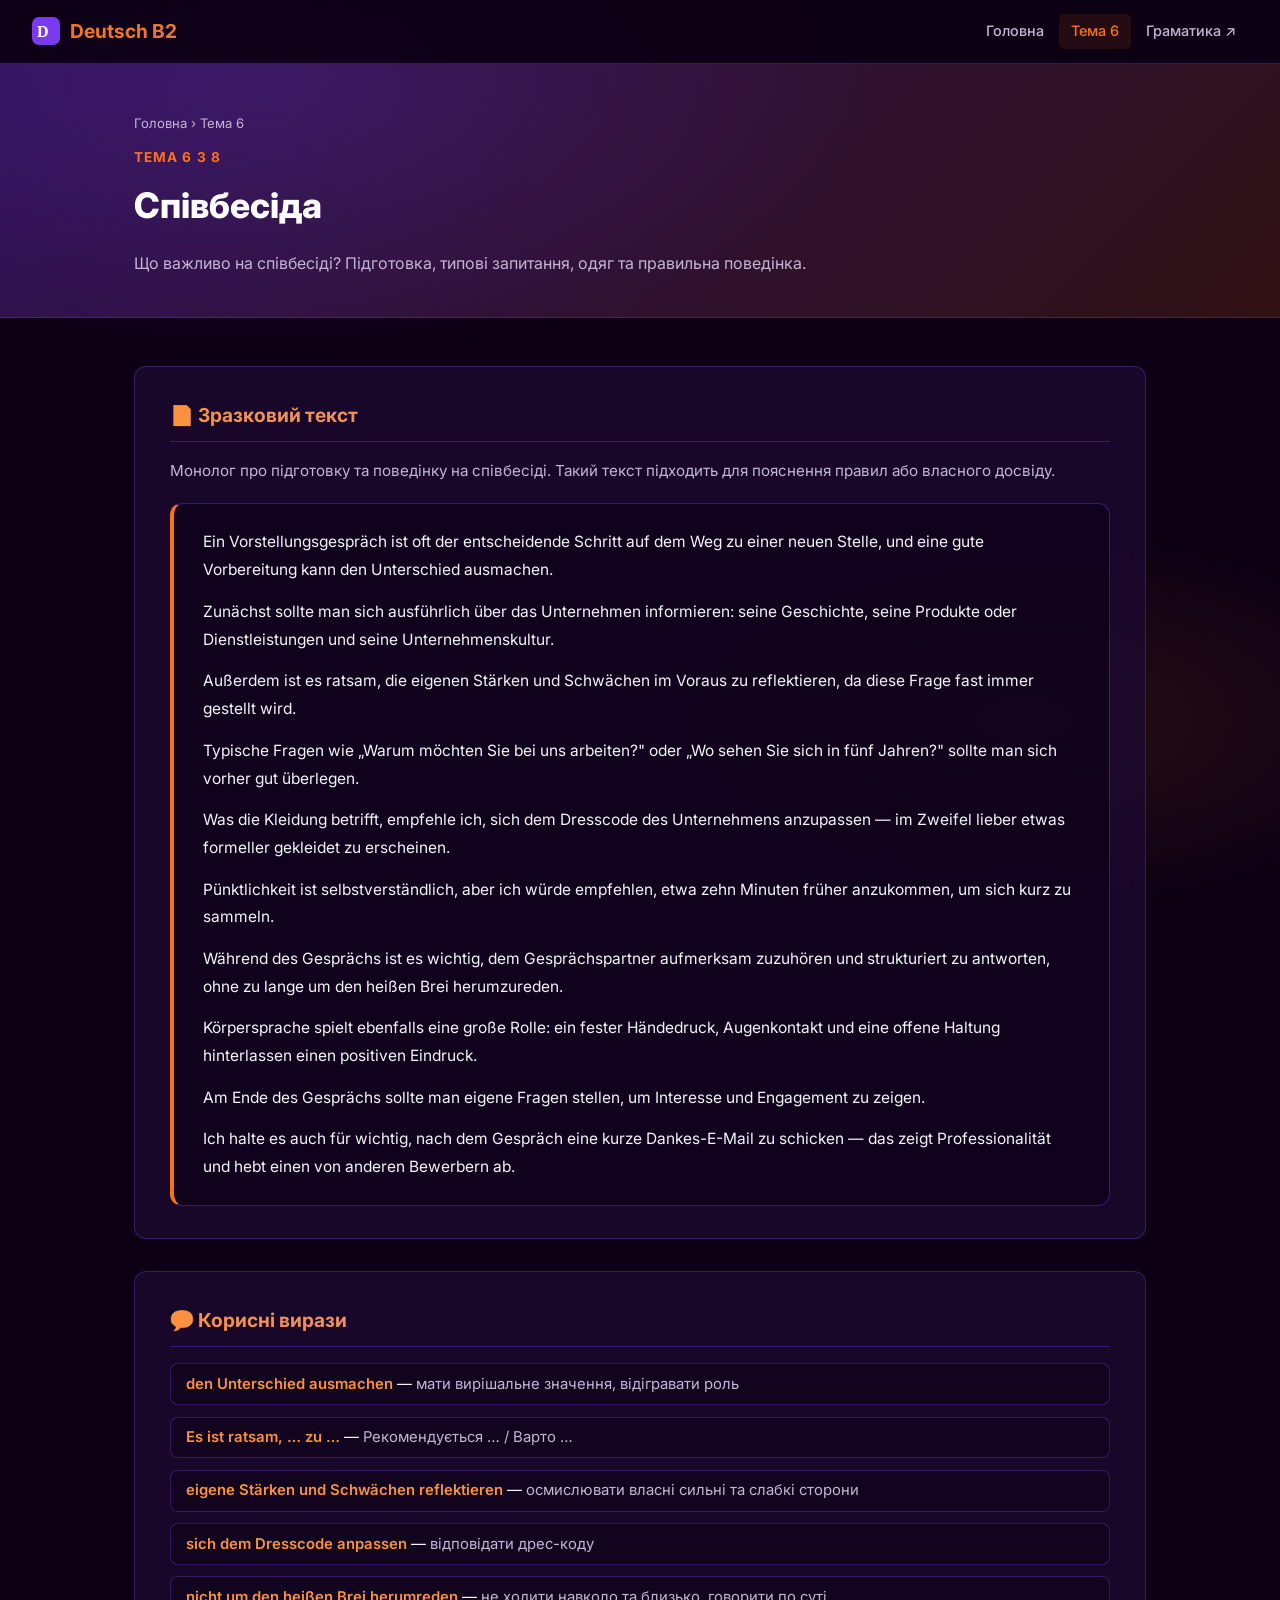
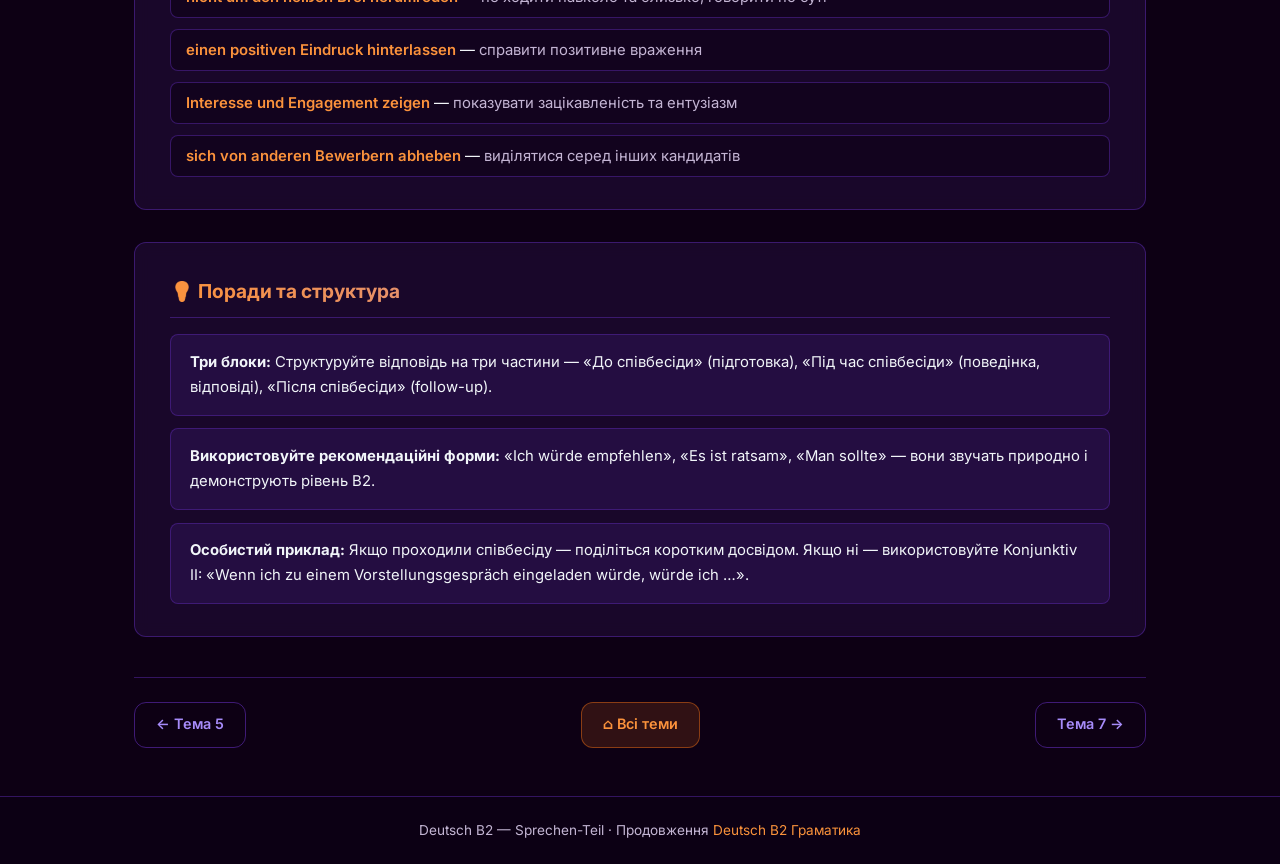
<file: thema6.html>
<!DOCTYPE html>
<html lang="uk">
<head>
  <meta charset="UTF-8" />
  <meta name="viewport" content="width=device-width, initial-scale=1.0" />
  <title>Тема 6 – Співбесіда | Deutsch B2 Sprechen</title>
  <link rel="preconnect" href="https://fonts.googleapis.com">
  <link rel="preconnect" href="https://fonts.gstatic.com" crossorigin>
  <link href="https://fonts.googleapis.com/css2?family=Inter:wght@400;500;600;700;800&display=swap" rel="stylesheet">
  <link rel="stylesheet" href="style.css" />
</head>
<body>

  <header class="site-header">
    <a class="logo" href="index.html">
      <svg width="28" height="28" viewBox="0 0 28 28" fill="none"><rect width="28" height="28" rx="7" fill="#7c3aed"/><text x="5" y="20" font-family="serif" font-size="16" font-weight="700" fill="white">D</text></svg>
      Deutsch B2
    </a>
    <nav>
      <a href="index.html">Головна</a>
      <a href="thema6.html" class="active">Тема 6</a>
      <a href="https://developer3421.github.io/german-b2-step-further-1/" target="_blank" rel="noopener">Граматика ↗</a>
    </nav>
  </header>

  <section class="topic-hero">
    <div class="hero-inner">
      <p class="breadcrumb"><a href="index.html">Головна</a> › Тема 6</p>
      <p class="topic-number">Тема 6 з 8</p>
      <h1>Співбесіда</h1>
      <p class="topic-desc">Що важливо на співбесіді? Підготовка, типові запитання, одяг та правильна поведінка.</p>
    </div>
  </section>

  <main>
    <div class="topic-content">

      <div class="content-card">
        <h2>📄 Зразковий текст</h2>
        <p class="card-intro">Монолог про підготовку та поведінку на співбесіді. Такий текст підходить для пояснення правил або власного досвіду.</p>
        <div class="example-block">
          <p>Ein Vorstellungsgespräch ist oft der entscheidende Schritt auf dem Weg zu einer neuen Stelle, und eine gute Vorbereitung kann den Unterschied ausmachen.</p>
          <p>Zunächst sollte man sich ausführlich über das Unternehmen informieren: seine Geschichte, seine Produkte oder Dienstleistungen und seine Unternehmenskultur.</p>
          <p>Außerdem ist es ratsam, die eigenen Stärken und Schwächen im Voraus zu reflektieren, da diese Frage fast immer gestellt wird.</p>
          <p>Typische Fragen wie „Warum möchten Sie bei uns arbeiten?" oder „Wo sehen Sie sich in fünf Jahren?" sollte man sich vorher gut überlegen.</p>
          <p>Was die Kleidung betrifft, empfehle ich, sich dem Dresscode des Unternehmens anzupassen — im Zweifel lieber etwas formeller gekleidet zu erscheinen.</p>
          <p>Pünktlichkeit ist selbstverständlich, aber ich würde empfehlen, etwa zehn Minuten früher anzukommen, um sich kurz zu sammeln.</p>
          <p>Während des Gesprächs ist es wichtig, dem Gesprächspartner aufmerksam zuzuhören und strukturiert zu antworten, ohne zu lange um den heißen Brei herumzureden.</p>
          <p>Körpersprache spielt ebenfalls eine große Rolle: ein fester Händedruck, Augenkontakt und eine offene Haltung hinterlassen einen positiven Eindruck.</p>
          <p>Am Ende des Gesprächs sollte man eigene Fragen stellen, um Interesse und Engagement zu zeigen.</p>
          <p>Ich halte es auch für wichtig, nach dem Gespräch eine kurze Dankes-E-Mail zu schicken — das zeigt Professionalität und hebt einen von anderen Bewerbern ab.</p>
        </div>
      </div>

      <div class="content-card">
        <h2>💬 Корисні вирази</h2>
        <ul class="vocab-list">
          <li><span class="de-phrase">den Unterschied ausmachen</span> — <span class="uk-trans">мати вирішальне значення, відігравати роль</span></li>
          <li><span class="de-phrase">Es ist ratsam, … zu …</span> — <span class="uk-trans">Рекомендується … / Варто …</span></li>
          <li><span class="de-phrase">eigene Stärken und Schwächen reflektieren</span> — <span class="uk-trans">осмислювати власні сильні та слабкі сторони</span></li>
          <li><span class="de-phrase">sich dem Dresscode anpassen</span> — <span class="uk-trans">відповідати дрес-коду</span></li>
          <li><span class="de-phrase">nicht um den heißen Brei herumreden</span> — <span class="uk-trans">не ходити навколо та близько, говорити по суті</span></li>
          <li><span class="de-phrase">einen positiven Eindruck hinterlassen</span> — <span class="uk-trans">справити позитивне враження</span></li>
          <li><span class="de-phrase">Interesse und Engagement zeigen</span> — <span class="uk-trans">показувати зацікавленість та ентузіазм</span></li>
          <li><span class="de-phrase">sich von anderen Bewerbern abheben</span> — <span class="uk-trans">виділятися серед інших кандидатів</span></li>
        </ul>
      </div>

      <div class="content-card">
        <h2>💡 Поради та структура</h2>
        <div class="tip-box">
          <p><strong>Три блоки:</strong> Структуруйте відповідь на три частини — «До співбесіди» (підготовка), «Під час співбесіди» (поведінка, відповіді), «Після співбесіди» (follow-up).</p>
        </div>
        <div class="tip-box">
          <p><strong>Використовуйте рекомендаційні форми:</strong> «Ich würde empfehlen», «Es ist ratsam», «Man sollte» — вони звучать природно і демонструють рівень B2.</p>
        </div>
        <div class="tip-box">
          <p><strong>Особистий приклад:</strong> Якщо проходили співбесіду — поділіться коротким досвідом. Якщо ні — використовуйте Konjunktiv II: «Wenn ich zu einem Vorstellungsgespräch eingeladen würde, würde ich …».</p>
        </div>
      </div>

    </div>

    <nav class="topic-nav">
      <a href="thema5.html">← Тема 5</a>
      <a href="index.html" class="back-home">⌂ Всі теми</a>
      <a href="thema7.html">Тема 7 →</a>
    </nav>
  </main>

  <footer class="site-footer">
    <p>Deutsch B2 — Sprechen-Teil · Продовження <a href="https://developer3421.github.io/german-b2-step-further-1/" target="_blank" rel="noopener">Deutsch B2 Граматика</a></p>
  </footer>

</body>
</html>
</file>
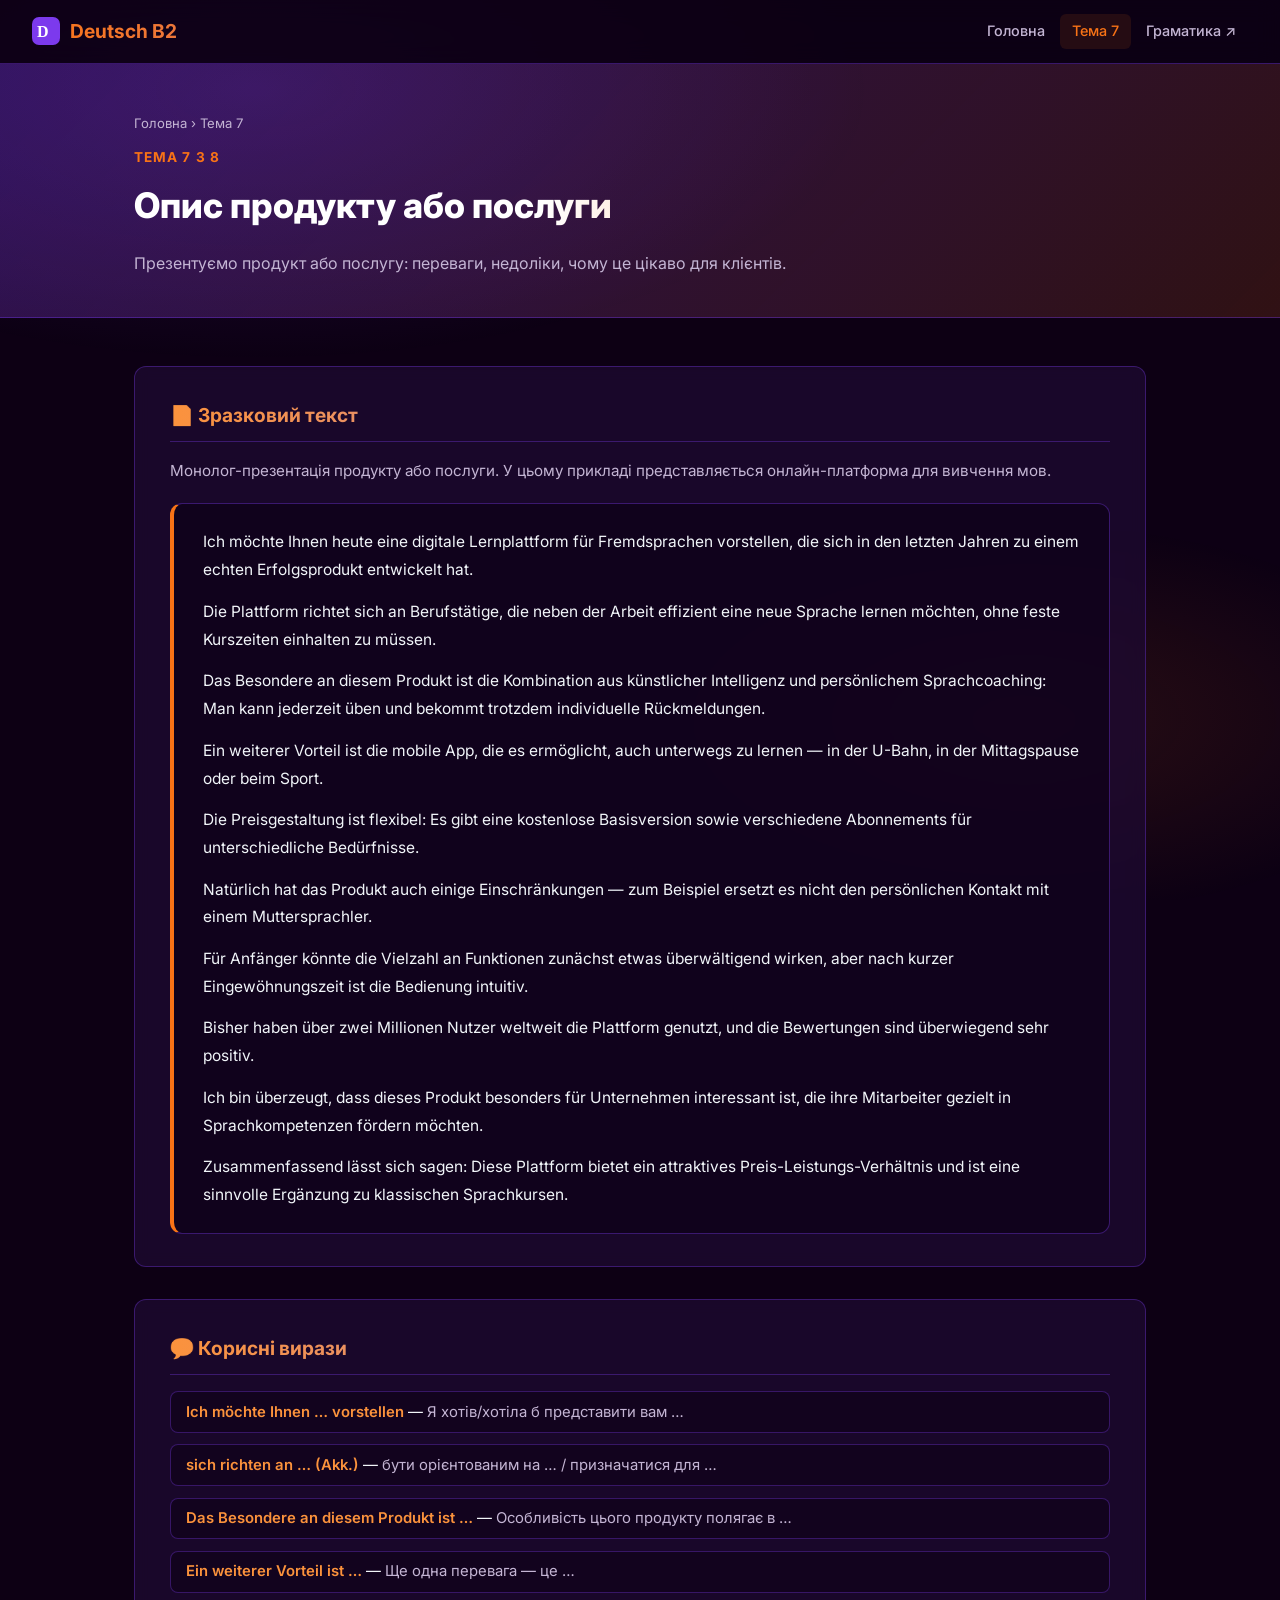
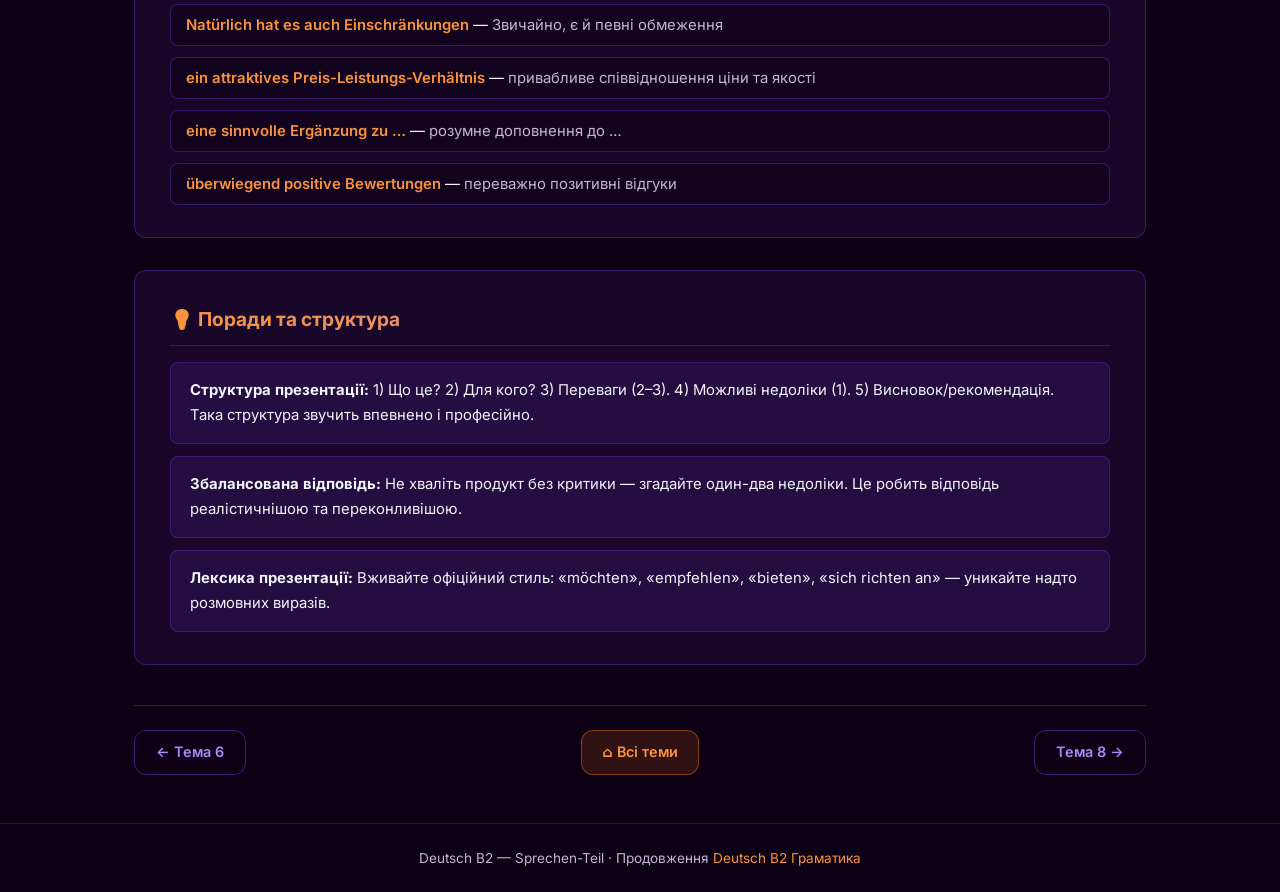
<file: thema7.html>
<!DOCTYPE html>
<html lang="uk">
<head>
  <meta charset="UTF-8" />
  <meta name="viewport" content="width=device-width, initial-scale=1.0" />
  <title>Тема 7 – Опис продукту або послуги | Deutsch B2 Sprechen</title>
  <link rel="preconnect" href="https://fonts.googleapis.com">
  <link rel="preconnect" href="https://fonts.gstatic.com" crossorigin>
  <link href="https://fonts.googleapis.com/css2?family=Inter:wght@400;500;600;700;800&display=swap" rel="stylesheet">
  <link rel="stylesheet" href="style.css" />
</head>
<body>

  <header class="site-header">
    <a class="logo" href="index.html">
      <svg width="28" height="28" viewBox="0 0 28 28" fill="none"><rect width="28" height="28" rx="7" fill="#7c3aed"/><text x="5" y="20" font-family="serif" font-size="16" font-weight="700" fill="white">D</text></svg>
      Deutsch B2
    </a>
    <nav>
      <a href="index.html">Головна</a>
      <a href="thema7.html" class="active">Тема 7</a>
      <a href="https://developer3421.github.io/german-b2-step-further-1/" target="_blank" rel="noopener">Граматика ↗</a>
    </nav>
  </header>

  <section class="topic-hero">
    <div class="hero-inner">
      <p class="breadcrumb"><a href="index.html">Головна</a> › Тема 7</p>
      <p class="topic-number">Тема 7 з 8</p>
      <h1>Опис продукту або послуги</h1>
      <p class="topic-desc">Презентуємо продукт або послугу: переваги, недоліки, чому це цікаво для клієнтів.</p>
    </div>
  </section>

  <main>
    <div class="topic-content">

      <div class="content-card">
        <h2>📄 Зразковий текст</h2>
        <p class="card-intro">Монолог-презентація продукту або послуги. У цьому прикладі представляється онлайн-платформа для вивчення мов.</p>
        <div class="example-block">
          <p>Ich möchte Ihnen heute eine digitale Lernplattform für Fremdsprachen vorstellen, die sich in den letzten Jahren zu einem echten Erfolgsprodukt entwickelt hat.</p>
          <p>Die Plattform richtet sich an Berufstätige, die neben der Arbeit effizient eine neue Sprache lernen möchten, ohne feste Kurszeiten einhalten zu müssen.</p>
          <p>Das Besondere an diesem Produkt ist die Kombination aus künstlicher Intelligenz und persönlichem Sprachcoaching: Man kann jederzeit üben und bekommt trotzdem individuelle Rückmeldungen.</p>
          <p>Ein weiterer Vorteil ist die mobile App, die es ermöglicht, auch unterwegs zu lernen — in der U-Bahn, in der Mittagspause oder beim Sport.</p>
          <p>Die Preisgestaltung ist flexibel: Es gibt eine kostenlose Basisversion sowie verschiedene Abonnements für unterschiedliche Bedürfnisse.</p>
          <p>Natürlich hat das Produkt auch einige Einschränkungen — zum Beispiel ersetzt es nicht den persönlichen Kontakt mit einem Muttersprachler.</p>
          <p>Für Anfänger könnte die Vielzahl an Funktionen zunächst etwas überwältigend wirken, aber nach kurzer Eingewöhnungszeit ist die Bedienung intuitiv.</p>
          <p>Bisher haben über zwei Millionen Nutzer weltweit die Plattform genutzt, und die Bewertungen sind überwiegend sehr positiv.</p>
          <p>Ich bin überzeugt, dass dieses Produkt besonders für Unternehmen interessant ist, die ihre Mitarbeiter gezielt in Sprachkompetenzen fördern möchten.</p>
          <p>Zusammenfassend lässt sich sagen: Diese Plattform bietet ein attraktives Preis-Leistungs-Verhältnis und ist eine sinnvolle Ergänzung zu klassischen Sprachkursen.</p>
        </div>
      </div>

      <div class="content-card">
        <h2>💬 Корисні вирази</h2>
        <ul class="vocab-list">
          <li><span class="de-phrase">Ich möchte Ihnen … vorstellen</span> — <span class="uk-trans">Я хотів/хотіла б представити вам …</span></li>
          <li><span class="de-phrase">sich richten an … (Akk.)</span> — <span class="uk-trans">бути орієнтованим на … / призначатися для …</span></li>
          <li><span class="de-phrase">Das Besondere an diesem Produkt ist …</span> — <span class="uk-trans">Особливість цього продукту полягає в …</span></li>
          <li><span class="de-phrase">Ein weiterer Vorteil ist …</span> — <span class="uk-trans">Ще одна перевага — це …</span></li>
          <li><span class="de-phrase">Natürlich hat es auch Einschränkungen</span> — <span class="uk-trans">Звичайно, є й певні обмеження</span></li>
          <li><span class="de-phrase">ein attraktives Preis-Leistungs-Verhältnis</span> — <span class="uk-trans">привабливе співвідношення ціни та якості</span></li>
          <li><span class="de-phrase">eine sinnvolle Ergänzung zu …</span> — <span class="uk-trans">розумне доповнення до …</span></li>
          <li><span class="de-phrase">überwiegend positive Bewertungen</span> — <span class="uk-trans">переважно позитивні відгуки</span></li>
        </ul>
      </div>

      <div class="content-card">
        <h2>💡 Поради та структура</h2>
        <div class="tip-box">
          <p><strong>Структура презентації:</strong> 1) Що це? 2) Для кого? 3) Переваги (2–3). 4) Можливі недоліки (1). 5) Висновок/рекомендація. Така структура звучить впевнено і професійно.</p>
        </div>
        <div class="tip-box">
          <p><strong>Збалансована відповідь:</strong> Не хваліть продукт без критики — згадайте один-два недоліки. Це робить відповідь реалістичнішою та переконливішою.</p>
        </div>
        <div class="tip-box">
          <p><strong>Лексика презентації:</strong> Вживайте офіційний стиль: «möchten», «empfehlen», «bieten», «sich richten an» — уникайте надто розмовних виразів.</p>
        </div>
      </div>

    </div>

    <nav class="topic-nav">
      <a href="thema6.html">← Тема 6</a>
      <a href="index.html" class="back-home">⌂ Всі теми</a>
      <a href="thema8.html">Тема 8 →</a>
    </nav>
  </main>

  <footer class="site-footer">
    <p>Deutsch B2 — Sprechen-Teil · Продовження <a href="https://developer3421.github.io/german-b2-step-further-1/" target="_blank" rel="noopener">Deutsch B2 Граматика</a></p>
  </footer>

</body>
</html>
</file>
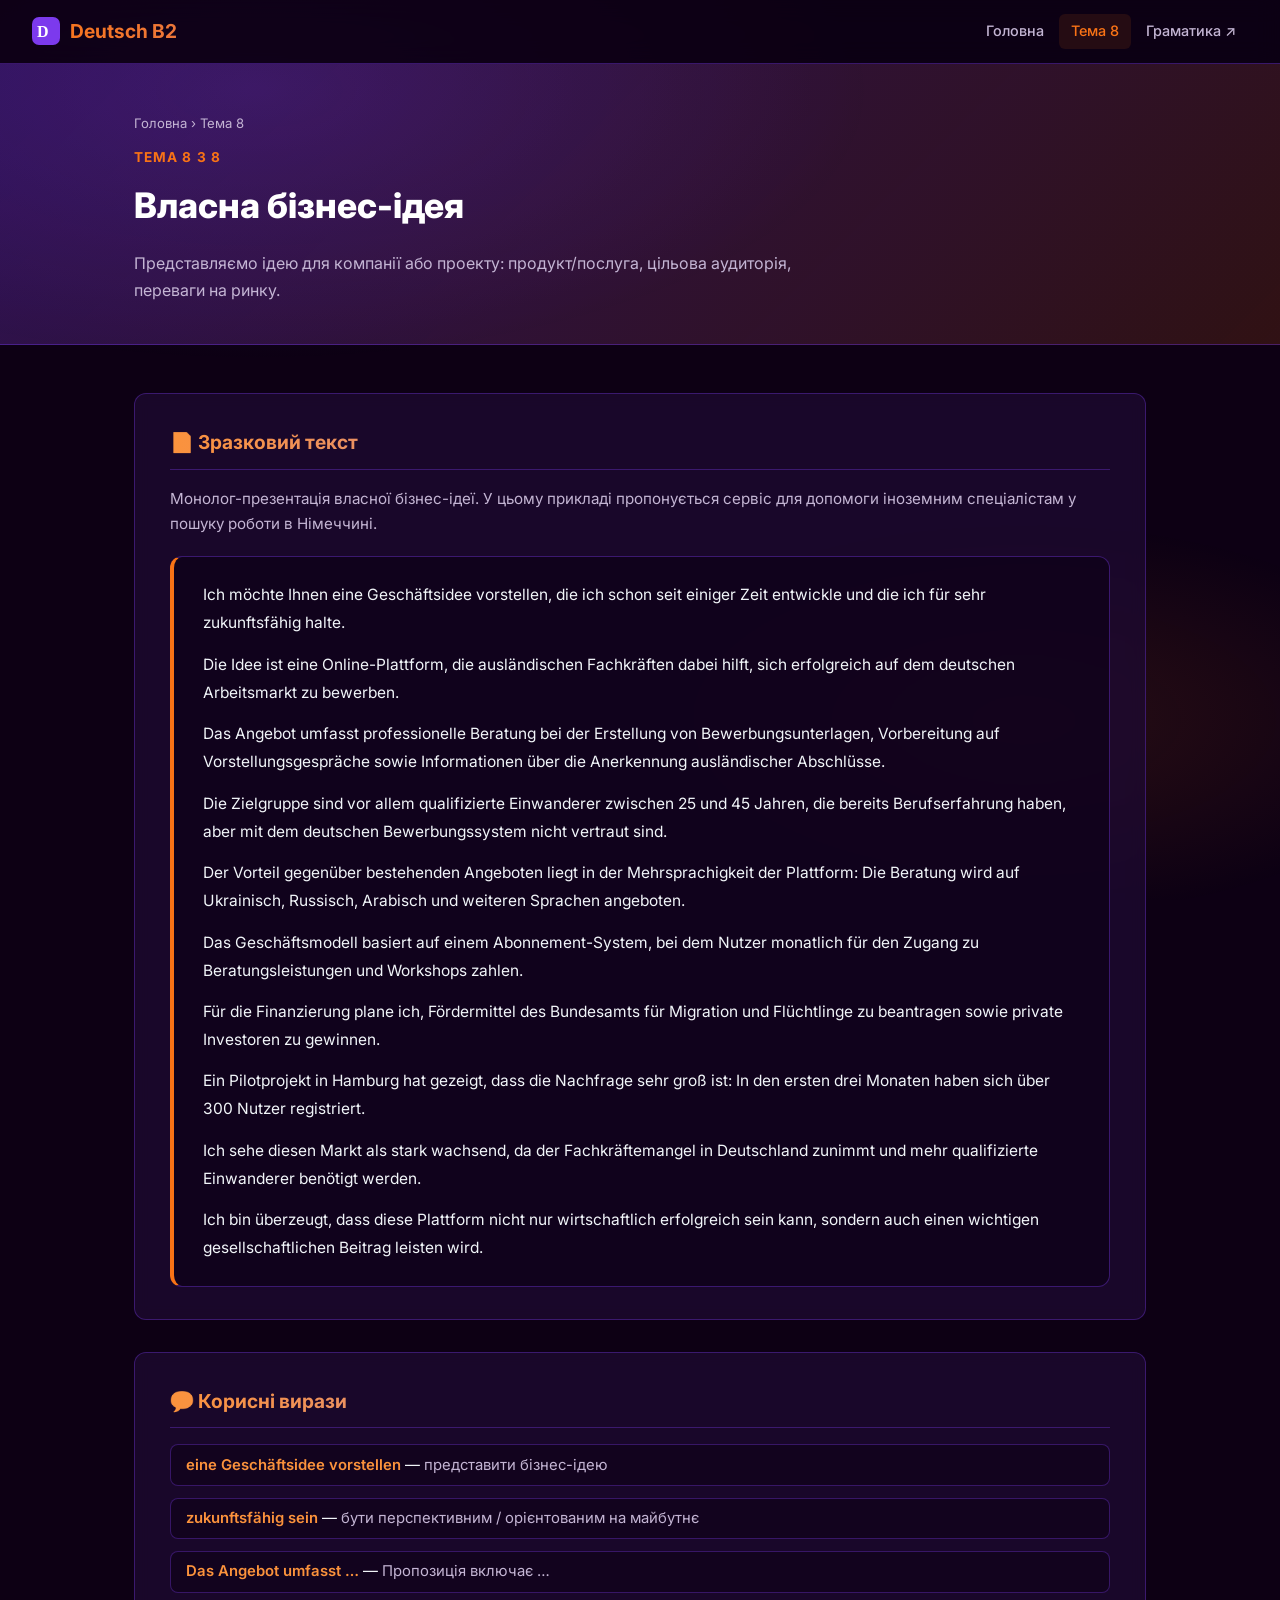
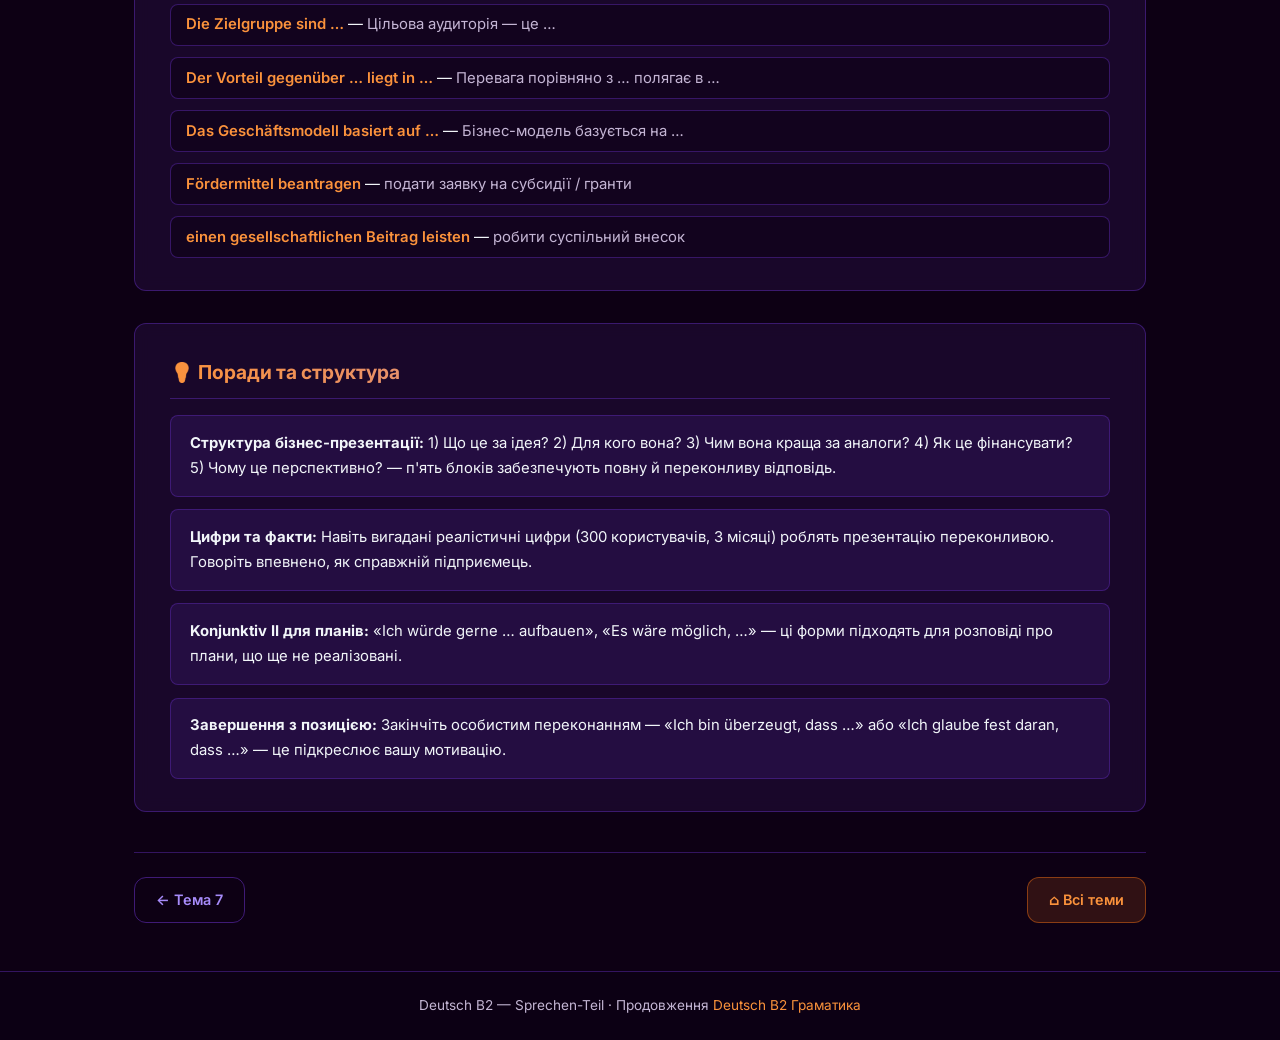
<file: thema8.html>
<!DOCTYPE html>
<html lang="uk">
<head>
  <meta charset="UTF-8" />
  <meta name="viewport" content="width=device-width, initial-scale=1.0" />
  <title>Тема 8 – Власна бізнес-ідея | Deutsch B2 Sprechen</title>
  <link rel="preconnect" href="https://fonts.googleapis.com">
  <link rel="preconnect" href="https://fonts.gstatic.com" crossorigin>
  <link href="https://fonts.googleapis.com/css2?family=Inter:wght@400;500;600;700;800&display=swap" rel="stylesheet">
  <link rel="stylesheet" href="style.css" />
</head>
<body>

  <header class="site-header">
    <a class="logo" href="index.html">
      <svg width="28" height="28" viewBox="0 0 28 28" fill="none"><rect width="28" height="28" rx="7" fill="#7c3aed"/><text x="5" y="20" font-family="serif" font-size="16" font-weight="700" fill="white">D</text></svg>
      Deutsch B2
    </a>
    <nav>
      <a href="index.html">Головна</a>
      <a href="thema8.html" class="active">Тема 8</a>
      <a href="https://developer3421.github.io/german-b2-step-further-1/" target="_blank" rel="noopener">Граматика ↗</a>
    </nav>
  </header>

  <section class="topic-hero">
    <div class="hero-inner">
      <p class="breadcrumb"><a href="index.html">Головна</a> › Тема 8</p>
      <p class="topic-number">Тема 8 з 8</p>
      <h1>Власна бізнес-ідея</h1>
      <p class="topic-desc">Представляємо ідею для компанії або проекту: продукт/послуга, цільова аудиторія, переваги на ринку.</p>
    </div>
  </section>

  <main>
    <div class="topic-content">

      <div class="content-card">
        <h2>📄 Зразковий текст</h2>
        <p class="card-intro">Монолог-презентація власної бізнес-ідеї. У цьому прикладі пропонується сервіс для допомоги іноземним спеціалістам у пошуку роботи в Німеччині.</p>
        <div class="example-block">
          <p>Ich möchte Ihnen eine Geschäftsidee vorstellen, die ich schon seit einiger Zeit entwickle und die ich für sehr zukunftsfähig halte.</p>
          <p>Die Idee ist eine Online-Plattform, die ausländischen Fachkräften dabei hilft, sich erfolgreich auf dem deutschen Arbeitsmarkt zu bewerben.</p>
          <p>Das Angebot umfasst professionelle Beratung bei der Erstellung von Bewerbungsunterlagen, Vorbereitung auf Vorstellungsgespräche sowie Informationen über die Anerkennung ausländischer Abschlüsse.</p>
          <p>Die Zielgruppe sind vor allem qualifizierte Einwanderer zwischen 25 und 45 Jahren, die bereits Berufserfahrung haben, aber mit dem deutschen Bewerbungssystem nicht vertraut sind.</p>
          <p>Der Vorteil gegenüber bestehenden Angeboten liegt in der Mehrsprachigkeit der Plattform: Die Beratung wird auf Ukrainisch, Russisch, Arabisch und weiteren Sprachen angeboten.</p>
          <p>Das Geschäftsmodell basiert auf einem Abonnement-System, bei dem Nutzer monatlich für den Zugang zu Beratungsleistungen und Workshops zahlen.</p>
          <p>Für die Finanzierung plane ich, Fördermittel des Bundesamts für Migration und Flüchtlinge zu beantragen sowie private Investoren zu gewinnen.</p>
          <p>Ein Pilotprojekt in Hamburg hat gezeigt, dass die Nachfrage sehr groß ist: In den ersten drei Monaten haben sich über 300 Nutzer registriert.</p>
          <p>Ich sehe diesen Markt als stark wachsend, da der Fachkräftemangel in Deutschland zunimmt und mehr qualifizierte Einwanderer benötigt werden.</p>
          <p>Ich bin überzeugt, dass diese Plattform nicht nur wirtschaftlich erfolgreich sein kann, sondern auch einen wichtigen gesellschaftlichen Beitrag leisten wird.</p>
        </div>
      </div>

      <div class="content-card">
        <h2>💬 Корисні вирази</h2>
        <ul class="vocab-list">
          <li><span class="de-phrase">eine Geschäftsidee vorstellen</span> — <span class="uk-trans">представити бізнес-ідею</span></li>
          <li><span class="de-phrase">zukunftsfähig sein</span> — <span class="uk-trans">бути перспективним / орієнтованим на майбутнє</span></li>
          <li><span class="de-phrase">Das Angebot umfasst …</span> — <span class="uk-trans">Пропозиція включає …</span></li>
          <li><span class="de-phrase">Die Zielgruppe sind …</span> — <span class="uk-trans">Цільова аудиторія — це …</span></li>
          <li><span class="de-phrase">Der Vorteil gegenüber … liegt in …</span> — <span class="uk-trans">Перевага порівняно з … полягає в …</span></li>
          <li><span class="de-phrase">Das Geschäftsmodell basiert auf …</span> — <span class="uk-trans">Бізнес-модель базується на …</span></li>
          <li><span class="de-phrase">Fördermittel beantragen</span> — <span class="uk-trans">подати заявку на субсидії / гранти</span></li>
          <li><span class="de-phrase">einen gesellschaftlichen Beitrag leisten</span> — <span class="uk-trans">робити суспільний внесок</span></li>
        </ul>
      </div>

      <div class="content-card">
        <h2>💡 Поради та структура</h2>
        <div class="tip-box">
          <p><strong>Структура бізнес-презентації:</strong> 1) Що це за ідея? 2) Для кого вона? 3) Чим вона краща за аналоги? 4) Як це фінансувати? 5) Чому це перспективно? — п'ять блоків забезпечують повну й переконливу відповідь.</p>
        </div>
        <div class="tip-box">
          <p><strong>Цифри та факти:</strong> Навіть вигадані реалістичні цифри (300 користувачів, 3 місяці) роблять презентацію переконливою. Говоріть впевнено, як справжній підприємець.</p>
        </div>
        <div class="tip-box">
          <p><strong>Konjunktiv II для планів:</strong> «Ich würde gerne … aufbauen», «Es wäre möglich, …» — ці форми підходять для розповіді про плани, що ще не реалізовані.</p>
        </div>
        <div class="tip-box">
          <p><strong>Завершення з позицією:</strong> Закінчіть особистим переконанням — «Ich bin überzeugt, dass …» або «Ich glaube fest daran, dass …» — це підкреслює вашу мотивацію.</p>
        </div>
      </div>

    </div>

    <nav class="topic-nav">
      <a href="thema7.html">← Тема 7</a>
      <a href="index.html" class="back-home">⌂ Всі теми</a>
    </nav>
  </main>

  <footer class="site-footer">
    <p>Deutsch B2 — Sprechen-Teil · Продовження <a href="https://developer3421.github.io/german-b2-step-further-1/" target="_blank" rel="noopener">Deutsch B2 Граматика</a></p>
  </footer>

</body>
</html>
</file>
<file: style.css>
/* ========================================================
   Deutsch B2 – Sprechen-Teil: gemeinsames Stylesheet
   Dark purple/orange theme mirroring german-b2-step-further-1
   ======================================================== */

*, *::before, *::after {
  box-sizing: border-box;
  margin: 0;
  padding: 0;
}

:root {
  --orange:        #f97316;
  --orange-light:  #fb923c;
  --purple:        #7c3aed;
  --purple-light:  #a78bfa;
  --bg:            #0d0014;
  --text:          #f1f5f9;
  --text-muted:    #c4b5d4;
  --card-bg:       rgba(30, 10, 50, 0.75);
  --border:        rgba(124, 58, 237, 0.35);
  --radius:        12px;
  --shadow:        0 4px 24px rgba(0, 0, 0, 0.5);
  --transition:    .25s ease;
}

/* ---------- Base ---------- */
html { scroll-behavior: smooth; }

body {
  font-family: 'Inter', 'Segoe UI', system-ui, sans-serif;
  background: var(--bg);
  color: var(--text);
  line-height: 1.7;
  min-height: 100vh;
  display: flex;
  flex-direction: column;
  position: relative;
  overflow-x: hidden;
}

/* Animated gradient background */
body::before {
  content: '';
  position: fixed;
  inset: 0;
  background:
    radial-gradient(ellipse 80% 50% at 20% 10%, rgba(124,58,237,0.18) 0%, transparent 60%),
    radial-gradient(ellipse 60% 40% at 80% 80%, rgba(249,115,22,0.12) 0%, transparent 55%);
  pointer-events: none;
  z-index: 0;
  animation: bgPulse 10s ease-in-out infinite alternate;
}

@keyframes bgPulse {
  0%   { opacity: 0.7; }
  100% { opacity: 1;   }
}

body > * { position: relative; z-index: 1; }

a { color: var(--orange-light); text-decoration: none; }
a:hover { text-decoration: underline; }

/* ---------- Site Header ---------- */
.site-header {
  position: sticky;
  top: 0;
  z-index: 100;
  background: rgba(13, 0, 20, 0.85);
  backdrop-filter: blur(12px);
  -webkit-backdrop-filter: blur(12px);
  border-bottom: 1px solid rgba(124, 58, 237, 0.4);
  padding: .85rem 2rem;
  display: flex;
  align-items: center;
  gap: 1rem;
}

.site-header .logo {
  display: flex;
  align-items: center;
  gap: .6rem;
  font-size: 1.2rem;
  font-weight: 700;
  flex: 1;
  background: linear-gradient(90deg, var(--orange), var(--purple-light));
  -webkit-background-clip: text;
  -webkit-text-fill-color: transparent;
  background-clip: text;
  text-decoration: none;
}

.site-header .logo:hover { text-decoration: none; }

.site-header nav {
  display: flex;
  align-items: center;
  gap: .2rem;
}

.site-header nav a {
  color: var(--text-muted);
  font-size: .9rem;
  font-weight: 500;
  padding: .35rem .75rem;
  border-radius: 6px;
  transition: color var(--transition), background var(--transition);
  text-decoration: none;
}

.site-header nav a:hover,
.site-header nav a.active {
  color: var(--orange);
  background: rgba(249,115,22,0.1);
  text-decoration: none;
}

/* ---------- Hero (index page) ---------- */
.hero {
  background: linear-gradient(135deg, rgba(124,58,237,0.25) 0%, rgba(249,115,22,0.12) 100%);
  border-bottom: 1px solid var(--border);
  padding: 5rem 2rem 4rem;
  text-align: center;
}

.hero .badge {
  display: inline-block;
  background: rgba(249,115,22,0.15);
  border: 1px solid rgba(249,115,22,0.4);
  color: var(--orange-light);
  font-size: .8rem;
  font-weight: 600;
  letter-spacing: .05em;
  padding: .3rem .9rem;
  border-radius: 999px;
  margin-bottom: 1.2rem;
  text-transform: uppercase;
}

.hero h1 {
  font-size: clamp(1.7rem, 4vw, 2.8rem);
  font-weight: 800;
  margin-bottom: .9rem;
  background: linear-gradient(90deg, #fff 30%, var(--orange-light) 70%, var(--purple-light) 100%);
  -webkit-background-clip: text;
  -webkit-text-fill-color: transparent;
  background-clip: text;
  line-height: 1.25;
}

.hero > .hero-inner > p,
.hero > p {
  font-size: 1.05rem;
  max-width: 680px;
  margin: 0 auto .5rem;
  color: var(--text-muted);
}

.hero-meta {
  margin-top: 1.4rem;
  font-size: .9rem;
  color: var(--text-muted);
  display: flex;
  justify-content: center;
  flex-wrap: wrap;
  gap: 1.2rem;
}

.hero-meta span {
  display: flex;
  align-items: center;
  gap: .35rem;
}

/* ---------- Hero inner container ---------- */
.hero-inner {
  max-width: 1060px;
  margin: 0 auto;
  padding: 0 1.5rem;
}

/* ---------- Main content wrapper ---------- */
main {
  flex: 1;
  width: 100%;
  max-width: 1060px;
  margin: 0 auto;
  padding: 2.5rem 1.5rem 3rem;
}

/* ---------- Section intro ---------- */
.section-intro {
  background: var(--card-bg);
  border: 1px solid var(--border);
  border-left: 4px solid var(--purple);
  border-radius: var(--radius);
  padding: 1.5rem 2rem;
  margin-bottom: 2.5rem;
  backdrop-filter: blur(8px);
}

.section-intro h2 {
  font-size: 1.25rem;
  font-weight: 700;
  margin-bottom: .6rem;
  background: linear-gradient(90deg, var(--orange), var(--purple-light));
  -webkit-background-clip: text;
  -webkit-text-fill-color: transparent;
  background-clip: text;
}

.section-intro p { color: var(--text-muted); }

/* ---------- Topics grid (index) ---------- */
.topics-grid {
  display: grid;
  grid-template-columns: repeat(auto-fill, minmax(280px, 1fr));
  gap: 1.5rem;
}

.topic-card {
  background: var(--card-bg);
  border: 1px solid var(--border);
  border-radius: var(--radius);
  padding: 1.6rem 1.8rem;
  backdrop-filter: blur(8px);
  display: flex;
  flex-direction: column;
  gap: .75rem;
  transition: transform var(--transition), box-shadow var(--transition), border-color var(--transition);
  position: relative;
  overflow: hidden;
}

.topic-card::before {
  content: '';
  position: absolute;
  top: 0; left: 0;
  width: 4px; height: 100%;
  background: linear-gradient(180deg, var(--orange), var(--purple));
  border-radius: var(--radius) 0 0 var(--radius);
}

.topic-card:hover {
  transform: translateY(-4px);
  box-shadow: 0 8px 32px rgba(249,115,22,0.2);
  border-color: rgba(249,115,22,0.45);
}

.topic-card .number {
  font-size: 2rem;
  font-weight: 800;
  background: linear-gradient(90deg, var(--orange), var(--orange-light));
  -webkit-background-clip: text;
  -webkit-text-fill-color: transparent;
  background-clip: text;
  line-height: 1;
}

.topic-card h3 {
  font-size: 1.05rem;
  font-weight: 700;
  color: var(--text);
}

.topic-card .topic-subtitle {
  font-size: .8rem;
  color: var(--purple-light);
  font-style: italic;
  margin-top: -.3rem;
}

.topic-card p {
  font-size: .9rem;
  color: var(--text-muted);
  flex: 1;
  font-style: normal;
}

.topic-card .card-link {
  display: inline-flex;
  align-items: center;
  gap: .4rem;
  font-size: .88rem;
  font-weight: 600;
  color: var(--orange-light);
  transition: gap var(--transition), color var(--transition);
  text-decoration: none;
}

.topic-card .card-link::after { content: '→'; }

.topic-card:hover .card-link { gap: .7rem; color: var(--orange); }

/* ---------- Topic page hero ---------- */
.topic-hero {
  background: linear-gradient(135deg, rgba(124,58,237,0.3) 0%, rgba(249,115,22,0.15) 100%);
  border-bottom: 1px solid var(--border);
  padding: 3rem 2rem 2.5rem;
}

.topic-hero .breadcrumb {
  font-size: .82rem;
  color: var(--text-muted);
  margin-bottom: .75rem;
}

.topic-hero .breadcrumb a {
  color: var(--text-muted);
  transition: color var(--transition);
}

.topic-hero .breadcrumb a:hover { color: var(--orange-light); text-decoration: none; }

.topic-hero .topic-number {
  font-size: .85rem;
  font-weight: 700;
  text-transform: uppercase;
  letter-spacing: .08em;
  color: var(--orange);
  margin-bottom: .4rem;
}

.topic-hero h1 {
  font-size: clamp(1.4rem, 3.5vw, 2.2rem);
  font-weight: 800;
  margin-bottom: .9rem;
  background: linear-gradient(90deg, #fff 40%, var(--orange-light) 100%);
  -webkit-background-clip: text;
  -webkit-text-fill-color: transparent;
  background-clip: text;
}

.topic-hero .topic-desc {
  font-size: 1rem;
  max-width: 700px;
  color: var(--text-muted);
}

/* ---------- Content area (topic pages) ---------- */
.topic-content {
  display: grid;
  gap: 2rem;
  margin-top: .5rem;
}

.content-card {
  background: var(--card-bg);
  border: 1px solid var(--border);
  border-radius: var(--radius);
  padding: 2rem 2.2rem;
  backdrop-filter: blur(8px);
  transition: border-color var(--transition);
}

.content-card:hover {
  border-color: rgba(124,58,237,0.6);
}

.content-card h2 {
  font-size: 1.2rem;
  font-weight: 700;
  margin-bottom: 1rem;
  padding-bottom: .6rem;
  border-bottom: 1px solid var(--border);
  background: linear-gradient(90deg, var(--orange-light), var(--purple-light));
  -webkit-background-clip: text;
  -webkit-text-fill-color: transparent;
  background-clip: text;
}

.content-card .card-intro {
  color: var(--text-muted);
  font-size: .95rem;
  margin-bottom: 1.2rem;
}

/* ---------- Example block (German text) ---------- */
.example-block {
  background: rgba(13,0,20,0.6);
  border: 1px solid rgba(124,58,237,0.4);
  border-left: 4px solid var(--orange);
  border-radius: var(--radius);
  padding: 1.5rem 1.8rem;
  display: flex;
  flex-direction: column;
  gap: .85rem;
}

.example-block p {
  color: var(--text);
  font-size: .97rem;
  line-height: 1.8;
  font-style: normal;
}

/* ---------- Vocab list ---------- */
.vocab-list {
  list-style: none;
  display: flex;
  flex-direction: column;
  gap: .7rem;
}

.vocab-list li {
  padding: .55rem .9rem;
  background: rgba(13,0,20,0.5);
  border: 1px solid var(--border);
  border-radius: 8px;
  font-size: .93rem;
  line-height: 1.5;
}

.vocab-list .de-phrase {
  color: var(--orange-light);
  font-weight: 600;
}

.vocab-list .uk-trans {
  color: var(--text-muted);
}

/* ---------- Tip box ---------- */
.tip-box {
  background: rgba(124,58,237,0.12);
  border: 1px solid rgba(124,58,237,0.3);
  border-radius: 8px;
  padding: .9rem 1.2rem;
  margin-bottom: .8rem;
}

.tip-box p {
  color: var(--text);
  font-size: .93rem;
  font-style: normal;
}

.tip-box:last-child { margin-bottom: 0; }

/* ---------- Badge ---------- */
.badge {
  display: inline-block;
  background: rgba(249,115,22,0.15);
  border: 1px solid rgba(249,115,22,0.4);
  color: var(--orange-light);
  font-size: .78rem;
  font-weight: 600;
  letter-spacing: .05em;
  padding: .28rem .8rem;
  border-radius: 999px;
  text-transform: uppercase;
}

/* ---------- Navigation between topics ---------- */
.topic-nav {
  display: flex;
  justify-content: space-between;
  align-items: center;
  flex-wrap: wrap;
  gap: 1rem;
  margin-top: 2.5rem;
  padding-top: 1.5rem;
  border-top: 1px solid var(--border);
}

.topic-nav a {
  display: inline-flex;
  align-items: center;
  gap: .5rem;
  padding: .6rem 1.3rem;
  border: 1px solid rgba(124,58,237,0.45);
  border-radius: var(--radius);
  color: var(--purple-light);
  font-weight: 600;
  font-size: .9rem;
  transition: background var(--transition), color var(--transition), border-color var(--transition);
  text-decoration: none;
}

.topic-nav a:hover {
  background: rgba(124,58,237,0.2);
  color: #fff;
  border-color: var(--purple-light);
  text-decoration: none;
}

.topic-nav .back-home {
  background: rgba(249,115,22,0.15);
  border-color: rgba(249,115,22,0.45);
  color: var(--orange-light);
}

.topic-nav .back-home:hover {
  background: rgba(249,115,22,0.3);
  border-color: var(--orange);
  color: var(--orange);
}

/* ---------- Site Footer ---------- */
.site-footer {
  background: rgba(13, 0, 20, 0.6);
  border-top: 1px solid var(--border);
  color: var(--text-muted);
  text-align: center;
  padding: 1.4rem 2rem;
  font-size: .85rem;
}

.site-footer a { color: var(--orange-light); }
.site-footer a:hover { color: var(--orange); }

/* ---------- Responsive ---------- */
@media (max-width: 600px) {
  .site-header { flex-direction: column; align-items: flex-start; gap: .6rem; }
  .site-header nav { flex-wrap: wrap; gap: .2rem; }
  .hero, .topic-hero { padding: 2.5rem 1rem 2rem; }
  main { padding: 1.5rem 1rem 2rem; }
  .content-card { padding: 1.4rem 1.2rem; }
  .example-block { padding: 1.1rem 1.1rem; }
  .topic-nav { flex-direction: column; align-items: stretch; }
  .topic-nav a { text-align: center; justify-content: center; }
  .hero-meta { flex-direction: column; align-items: center; gap: .5rem; }
}
</file>
